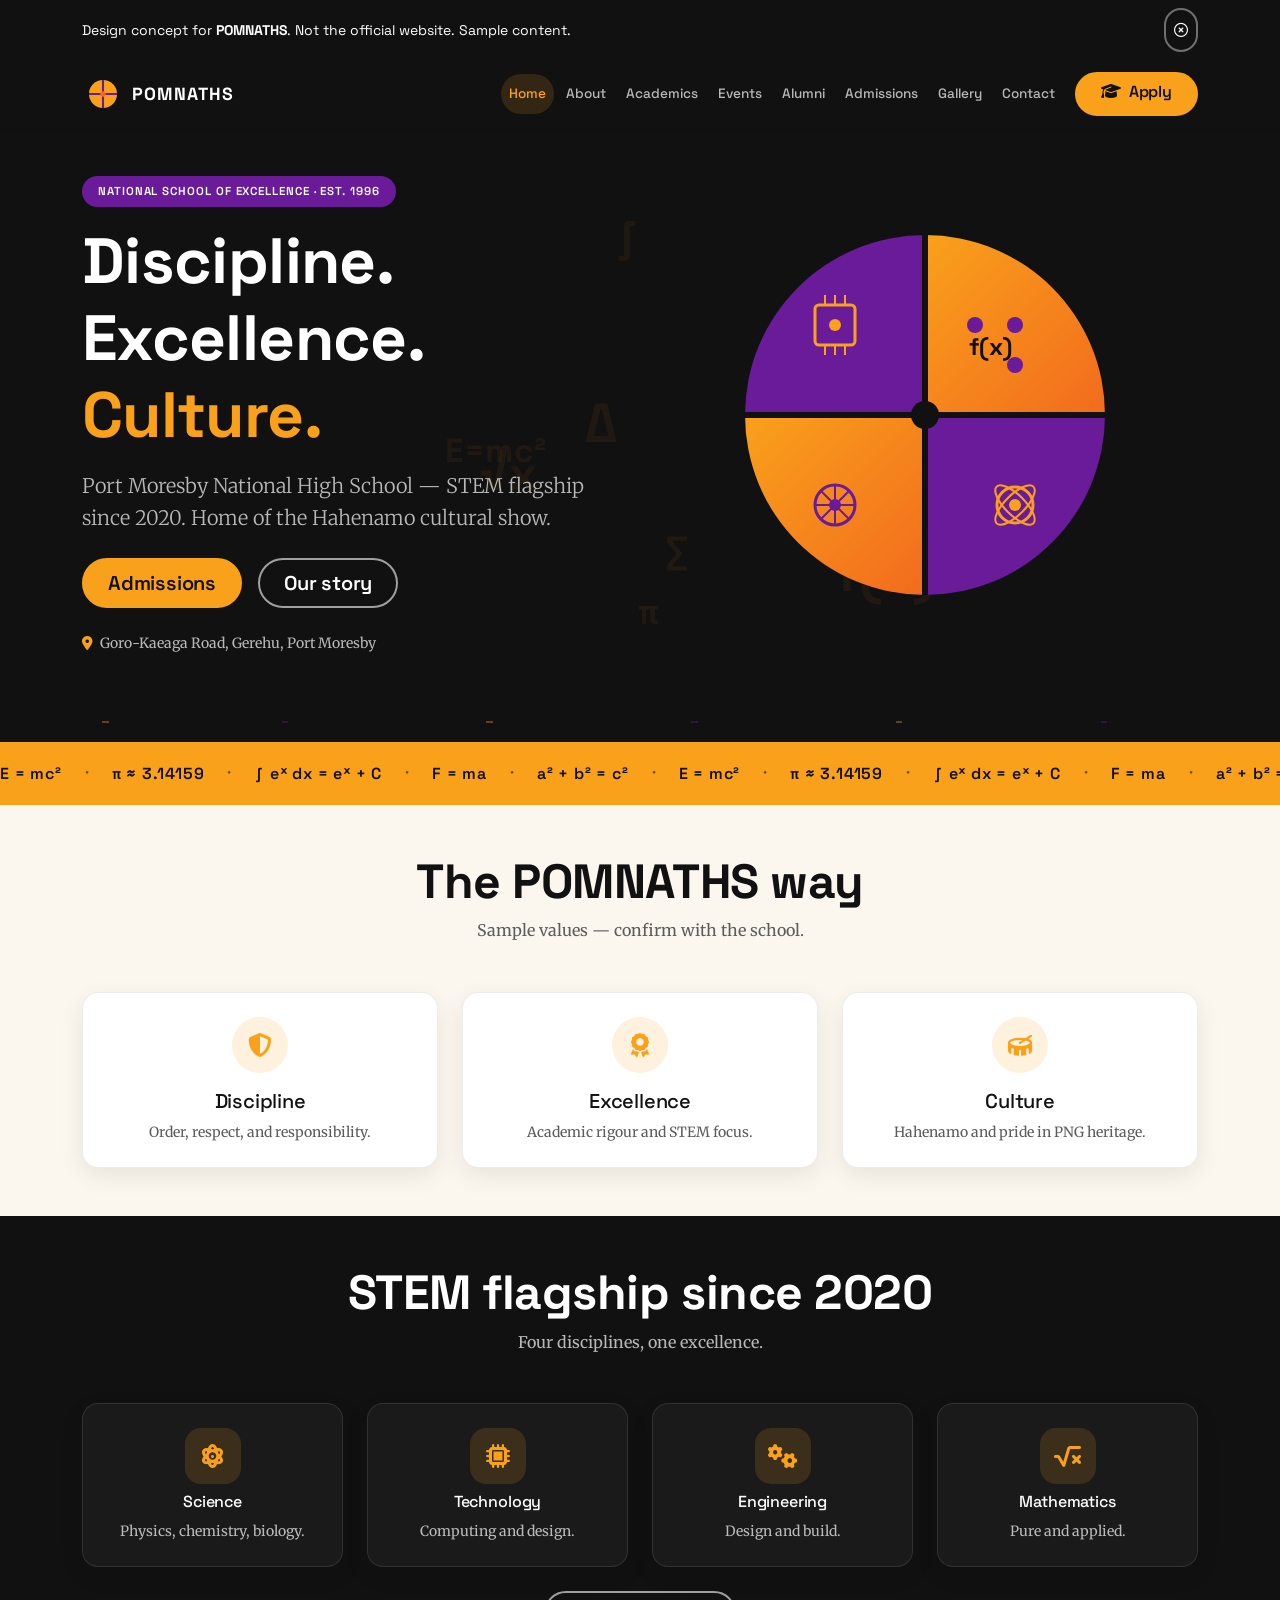
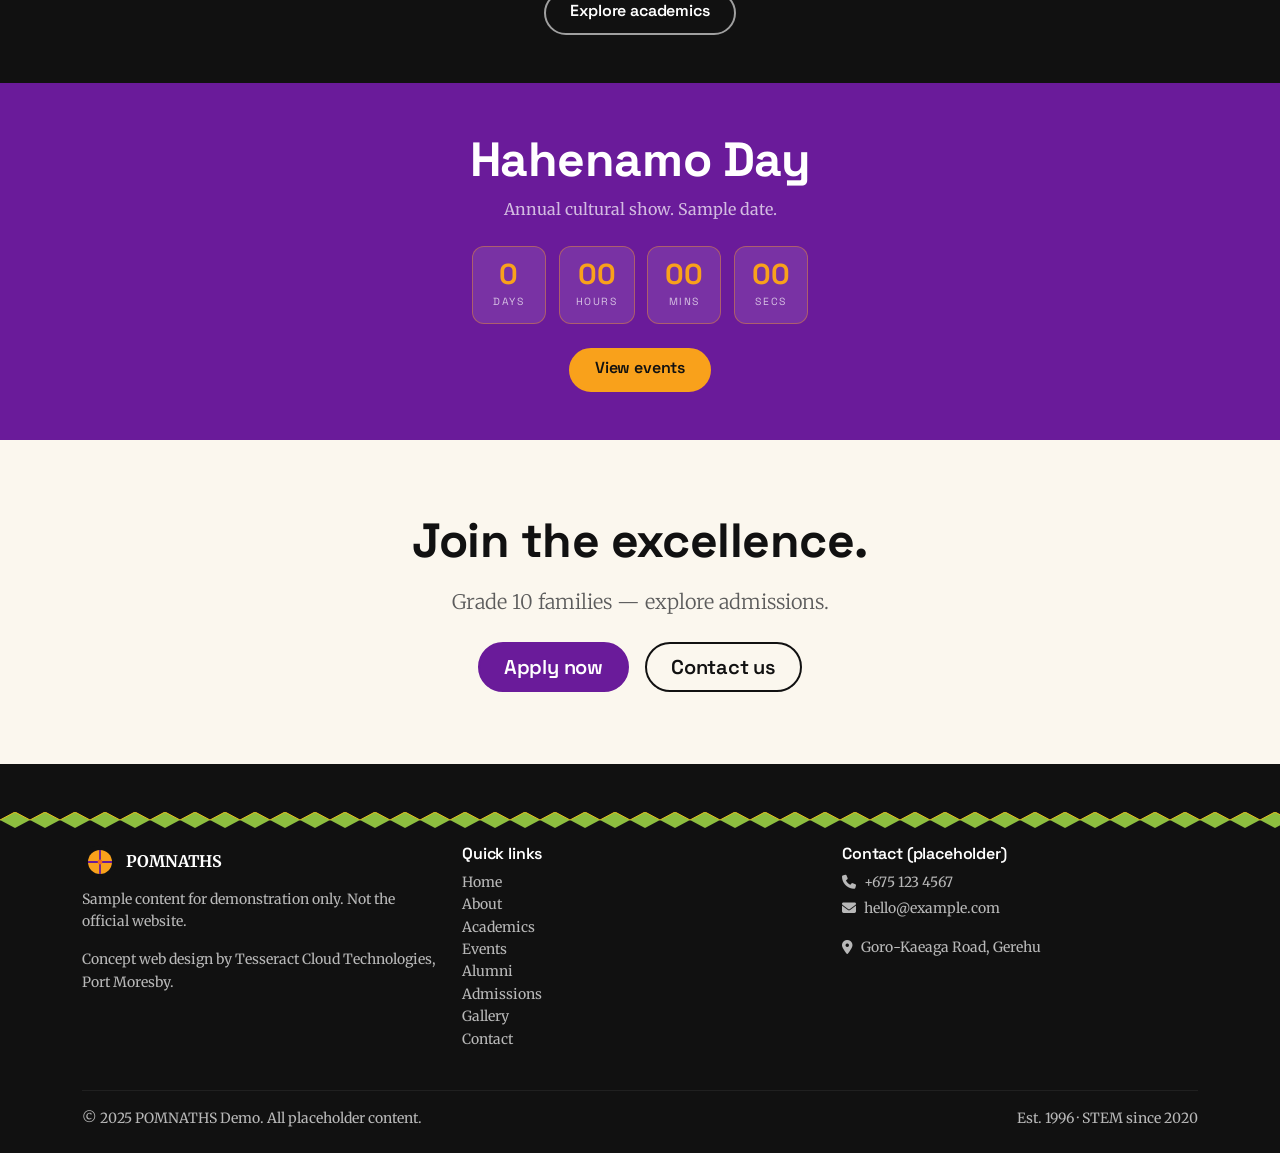
<file: index.html>
<!-- index.html -->
<!DOCTYPE html>
<html lang="en">
<head>
  <meta charset="UTF-8">
  <meta name="viewport" content="width=device-width, initial-scale=1.0">
  <title>POMNATHS | Port Moresby National School of Excellence</title>
  <meta name="description" content="Port Moresby National High School — the National School of Excellence. STEM flagship since 2020. Discipline, excellence and pride in culture.">
  <meta property="og:title" content="POMNATHS | National School of Excellence">
  <meta property="og:description" content="STEM flagship. Annual Hahenamo cultural show. Goro-Kaeaga Road, Gerehu.">
  <meta property="og:type" content="website">
  <meta property="og:url" content="https://example.com/pomnaths">
  <meta property="og:image" content="https://via.placeholder.com/1200x630?text=POMNATHS">
  <link rel="icon" href="data:image/svg+xml,%3Csvg xmlns='http://www.w3.org/2000/svg' viewBox='0 0 100 100'%3E%3Ccircle cx='50' cy='50' r='48' fill='%23111111'/%3E%3Ccircle cx='50' cy='50' r='32' fill='%23F9A11B'/%3E%3Cpath d='M50 18 L50 82 M18 50 L82 50' stroke='%236A1B9A' stroke-width='5'/%3E%3C/svg%3E">
  <link rel="preconnect" href="https://fonts.googleapis.com">
  <link rel="preconnect" href="https://fonts.gstatic.com" crossorigin>
  <link href="https://fonts.googleapis.com/css2?family=Space+Grotesk:wght@400;500;600;700&family=Merriweather:ital,wght@0,400;0,700;1,400&display=swap" rel="stylesheet">
  <link href="https://cdn.jsdelivr.net/npm/bootstrap@5.3.3/dist/css/bootstrap.min.css" rel="stylesheet">
  <link rel="stylesheet" href="https://cdnjs.cloudflare.com/ajax/libs/font-awesome/6.5.2/css/all.min.css">
  <link rel="stylesheet" href="style.css">
</head>
<body>
  <a class="skip-link" href="#main">Skip to content</a>

  <div class="demo-bar text-center py-2 px-3" id="demoBar">
    <div class="container d-flex align-items-center justify-content-between flex-wrap gap-2">
      <span class="small mb-0">Design concept for <strong>POMNATHS</strong>. Not the official website. Sample content.</span>
      <button class="btn btn-sm btn-outline-light rounded-pill" id="dismissDemoBar" aria-label="Dismiss demo bar"><i class="fa-regular fa-circle-xmark"></i></button>
    </div>
  </div>

  <nav class="navbar navbar-expand-lg navbar-dark sticky-top shadow-sm" aria-label="Main navigation">
    <div class="container">
      <a class="navbar-brand d-flex align-items-center gap-2" href="index.html">
        <span class="brand-disc" aria-hidden="true">
          <svg viewBox="0 0 60 60" width="42" height="42">
            <circle cx="30" cy="30" r="28" fill="#111111"/>
            <circle cx="30" cy="30" r="20" fill="#F9A11B"/>
            <path d="M30 10 L30 50 M10 30 L50 30" stroke="#6A1B9A" stroke-width="3"/>
            <circle cx="30" cy="30" r="4" fill="#F26B1D"/>
          </svg>
        </span>
        <span class="brand-text">POMNATHS</span>
      </a>
      <button class="navbar-toggler" type="button" data-bs-toggle="collapse" data-bs-target="#mainNav" aria-controls="mainNav" aria-expanded="false" aria-label="Toggle navigation">
        <span class="navbar-toggler-icon"></span>
      </button>
      <div class="collapse navbar-collapse" id="mainNav">
        <ul class="navbar-nav ms-auto mb-2 mb-lg-0 gap-lg-1 align-items-lg-center">
          <li class="nav-item"><a class="nav-link active" aria-current="page" href="index.html">Home</a></li>
          <li class="nav-item"><a class="nav-link" href="about.html">About</a></li>
          <li class="nav-item"><a class="nav-link" href="academics.html">Academics</a></li>
          <li class="nav-item"><a class="nav-link" href="events.html">Events</a></li>
          <li class="nav-item"><a class="nav-link" href="alumni.html">Alumni</a></li>
          <li class="nav-item"><a class="nav-link" href="admissions.html">Admissions</a></li>
          <li class="nav-item"><a class="nav-link" href="gallery.html">Gallery</a></li>
          <li class="nav-item"><a class="nav-link" href="contact.html">Contact</a></li>
          <li class="nav-item ms-lg-2 mt-2 mt-lg-0">
            <a class="btn btn-gold rounded-pill px-4" href="admissions.html">
              <i class="fa-solid fa-graduation-cap me-1"></i> Apply
            </a>
          </li>
        </ul>
      </div>
    </div>
  </nav>

  <main id="main">
    <!-- HERO -->
    <section class="hero position-relative overflow-hidden">
      <div class="formula-float" id="formulaFloat" aria-hidden="true"></div>
      <div class="container position-relative py-5">
        <div class="row align-items-center g-4">
          <div class="col-lg-6 text-center text-lg-start">
            <span class="badge-purple mb-3">National School of Excellence · Est. 1996</span>
            <h1 class="display-3 mb-3 text-white">Discipline. Excellence. <span class="text-gold">Culture.</span></h1>
            <p class="lead mb-4 text-light-muted">Port Moresby National High School — STEM flagship since 2020. Home of the Hahenamo cultural show.</p>
            <div class="d-flex flex-wrap gap-3 justify-content-center justify-content-lg-start">
              <a href="admissions.html" class="btn btn-gold btn-lg px-4 rounded-pill">Admissions</a>
              <a href="about.html" class="btn btn-outline-light btn-lg px-4 rounded-pill">Our story</a>
            </div>
            <p class="small text-light-muted mt-4 mb-0"><i class="fa-solid fa-location-dot me-1 text-gold"></i> Goro-Kaeaga Road, Gerehu, Port Moresby</p>
          </div>
          <div class="col-lg-6">
            <div class="sun-disc-wrap">
              <svg viewBox="0 0 400 400" class="sun-disc" role="img" aria-label="Sun disc split into four quadrants representing Science, Technology, Engineering and Mathematics">
                <defs>
                  <linearGradient id="sunGrad" x1="0" y1="0" x2="1" y2="1">
                    <stop offset="0%" stop-color="#F9A11B"/>
                    <stop offset="100%" stop-color="#F26B1D"/>
                  </linearGradient>
                </defs>
                <circle cx="200" cy="200" r="180" fill="#111111"/>
                <g class="quadrant q1">
                  <path d="M200 20 A180 180 0 0 1 380 200 L200 200 Z" fill="url(#sunGrad)"/>
                  <circle cx="290" cy="110" r="8" fill="#6A1B9A"/>
                  <circle cx="250" cy="110" r="8" fill="#6A1B9A"/>
                  <circle cx="290" cy="150" r="8" fill="#6A1B9A"/>
                  <text x="265" y="140" font-size="24" text-anchor="middle" fill="#111" font-family="Space Grotesk, sans-serif" font-weight="700">f(x)</text>
                </g>
                <g class="quadrant q2">
                  <path d="M380 200 A180 180 0 0 1 200 380 L200 200 Z" fill="#6A1B9A"/>
                  <circle cx="290" cy="290" r="18" fill="none" stroke="#F9A11B" stroke-width="3"/>
                  <circle cx="290" cy="290" r="6" fill="#F9A11B"/>
                  <ellipse cx="290" cy="290" rx="26" ry="10" fill="none" stroke="#F9A11B" stroke-width="2" transform="rotate(45 290 290)"/>
                  <ellipse cx="290" cy="290" rx="26" ry="10" fill="none" stroke="#F9A11B" stroke-width="2" transform="rotate(-45 290 290)"/>
                </g>
                <g class="quadrant q3">
                  <path d="M200 380 A180 180 0 0 1 20 200 L200 200 Z" fill="url(#sunGrad)"/>
                  <circle cx="110" cy="290" r="20" fill="none" stroke="#6A1B9A" stroke-width="3"/>
                  <circle cx="110" cy="290" r="6" fill="#6A1B9A"/>
                  <path d="M110 270 L110 310 M90 290 L130 290 M96 276 L124 304 M124 276 L96 304" stroke="#6A1B9A" stroke-width="2"/>
                </g>
                <g class="quadrant q4">
                  <path d="M20 200 A180 180 0 0 1 200 20 L200 200 Z" fill="#6A1B9A"/>
                  <rect x="90" y="90" width="40" height="40" rx="4" fill="none" stroke="#F9A11B" stroke-width="3"/>
                  <path d="M100 90 L100 80 M110 90 L110 80 M120 90 L120 80 M100 130 L100 140 M110 130 L110 140 M120 130 L120 140" stroke="#F9A11B" stroke-width="2"/>
                  <circle cx="110" cy="110" r="6" fill="#F9A11B"/>
                </g>
                <line x1="200" y1="20" x2="200" y2="380" stroke="#111" stroke-width="6"/>
                <line x1="20" y1="200" x2="380" y2="200" stroke="#111" stroke-width="6"/>
                <circle cx="200" cy="200" r="14" fill="#111"/>
              </svg>
            </div>
          </div>
        </div>
      </div>
      <div class="circuit-divider" aria-hidden="true"></div>
    </section>

    <!-- FORMULA MARQUEE -->
    <div class="formula-marquee overflow-hidden">
      <div class="formula-track d-flex gap-4 py-3">
        <span class="formula-item">E = mc²</span><span class="formula-dot">·</span>
        <span class="formula-item">π ≈ 3.14159</span><span class="formula-dot">·</span>
        <span class="formula-item">∫ eˣ dx = eˣ + C</span><span class="formula-dot">·</span>
        <span class="formula-item">F = ma</span><span class="formula-dot">·</span>
        <span class="formula-item">a² + b² = c²</span><span class="formula-dot">·</span>
        <span class="formula-item">E = mc²</span><span class="formula-dot">·</span>
        <span class="formula-item">π ≈ 3.14159</span><span class="formula-dot">·</span>
        <span class="formula-item">∫ eˣ dx = eˣ + C</span><span class="formula-dot">·</span>
        <span class="formula-item">F = ma</span><span class="formula-dot">·</span>
        <span class="formula-item">a² + b² = c²</span><span class="formula-dot">·</span>
      </div>
    </div>

    <!-- PILLARS -->
    <section class="py-5 section-cream">
      <div class="container">
        <div class="text-center mb-5">
          <h2 class="display-5">The POMNATHS way</h2>
          <p class="text-muted-soft">Sample values — confirm with the school.</p>
        </div>
        <div class="row g-4">
          <div class="col-md-4">
            <div class="pillar-card p-4 h-100 text-center">
              <div class="pillar-icon mb-3"><i class="fa-solid fa-shield-halved"></i></div>
              <h3 class="h5">Discipline</h3>
              <p class="text-muted-soft small mb-0">Order, respect, and responsibility.</p>
            </div>
          </div>
          <div class="col-md-4">
            <div class="pillar-card p-4 h-100 text-center">
              <div class="pillar-icon mb-3"><i class="fa-solid fa-award"></i></div>
              <h3 class="h5">Excellence</h3>
              <p class="text-muted-soft small mb-0">Academic rigour and STEM focus.</p>
            </div>
          </div>
          <div class="col-md-4">
            <div class="pillar-card p-4 h-100 text-center">
              <div class="pillar-icon mb-3"><i class="fa-solid fa-drum"></i></div>
              <h3 class="h5">Culture</h3>
              <p class="text-muted-soft small mb-0">Hahenamo and pride in PNG heritage.</p>
            </div>
          </div>
        </div>
      </div>
    </section>

    <!-- STEM QUADRANTS PREVIEW -->
    <section class="py-5 section-dark text-light">
      <div class="container">
        <div class="text-center mb-5">
          <h2 class="display-5 text-white">STEM flagship since 2020</h2>
          <p class="text-light-muted">Four disciplines, one excellence.</p>
        </div>
        <div class="row g-4">
          <div class="col-6 col-md-3">
            <div class="stem-card p-4 h-100 text-center">
              <div class="stem-icon mb-2"><i class="fa-solid fa-atom"></i></div>
              <h3 class="h6 text-white">Science</h3>
              <p class="small text-light-muted mb-0">Physics, chemistry, biology.</p>
            </div>
          </div>
          <div class="col-6 col-md-3">
            <div class="stem-card p-4 h-100 text-center">
              <div class="stem-icon mb-2"><i class="fa-solid fa-microchip"></i></div>
              <h3 class="h6 text-white">Technology</h3>
              <p class="small text-light-muted mb-0">Computing and design.</p>
            </div>
          </div>
          <div class="col-6 col-md-3">
            <div class="stem-card p-4 h-100 text-center">
              <div class="stem-icon mb-2"><i class="fa-solid fa-gears"></i></div>
              <h3 class="h6 text-white">Engineering</h3>
              <p class="small text-light-muted mb-0">Design and build.</p>
            </div>
          </div>
          <div class="col-6 col-md-3">
            <div class="stem-card p-4 h-100 text-center">
              <div class="stem-icon mb-2"><i class="fa-solid fa-square-root-variable"></i></div>
              <h3 class="h6 text-white">Mathematics</h3>
              <p class="small text-light-muted mb-0">Pure and applied.</p>
            </div>
          </div>
        </div>
        <div class="text-center mt-4">
          <a href="academics.html" class="btn btn-outline-light rounded-pill px-4">Explore academics</a>
        </div>
      </div>
    </section>

    <!-- HAHENAMO COUNTDOWN -->
    <section class="py-5 section-purple text-white text-center">
      <div class="container">
        <h2 class="display-5 text-white mb-2">Hahenamo Day</h2>
        <p class="text-light-muted mb-4">Annual cultural show. Sample date.</p>
        <div class="countdown-wrap mb-4">
          <div class="countdown-box"><span class="countdown-num" id="cdDays">0</span><span class="countdown-label">Days</span></div>
          <div class="countdown-box"><span class="countdown-num" id="cdHours">0</span><span class="countdown-label">Hours</span></div>
          <div class="countdown-box"><span class="countdown-num" id="cdMins">0</span><span class="countdown-label">Mins</span></div>
          <div class="countdown-box"><span class="countdown-num" id="cdSecs">0</span><span class="countdown-label">Secs</span></div>
        </div>
        <a href="events.html" class="btn btn-gold rounded-pill px-4">View events</a>
      </div>
    </section>

    <!-- CTA -->
    <section class="py-5 section-cream text-center">
      <div class="container py-4">
        <h2 class="display-5 mb-3">Join the excellence.</h2>
        <p class="lead text-muted-soft mb-4">Grade 10 families — explore admissions.</p>
        <div class="d-flex flex-wrap gap-3 justify-content-center">
          <a href="admissions.html" class="btn btn-purple btn-lg px-4 rounded-pill">Apply now</a>
          <a href="contact.html" class="btn btn-outline-dark btn-lg px-4 rounded-pill">Contact us</a>
        </div>
      </div>
    </section>
  </main>

  <footer class="footer section-dark text-light pt-5 pb-4">
    <div class="pattern-band" aria-hidden="true"></div>
    <div class="container">
      <div class="row g-4">
        <div class="col-md-4">
          <div class="d-flex align-items-center gap-2 mb-2">
            <svg viewBox="0 0 60 60" width="36" height="36"><circle cx="30" cy="30" r="28" fill="#111111"/><circle cx="30" cy="30" r="20" fill="#F9A11B"/><path d="M30 10 L30 50 M10 30 L50 30" stroke="#6A1B9A" stroke-width="3"/><circle cx="30" cy="30" r="4" fill="#F26B1D"/></svg>
            <span class="fw-bold text-white">POMNATHS</span>
          </div>
          <p class="small text-light-muted">Sample content for demonstration only. Not the official website.</p>
          <p class="small text-light-muted">Concept web design by Tesseract Cloud Technologies, Port Moresby.</p>
        </div>
        <div class="col-md-4">
          <h6 class="fw-semibold text-white">Quick links</h6>
          <ul class="list-unstyled small">
            <li><a href="index.html" class="text-light-muted text-decoration-none">Home</a></li>
            <li><a href="about.html" class="text-light-muted text-decoration-none">About</a></li>
            <li><a href="academics.html" class="text-light-muted text-decoration-none">Academics</a></li>
            <li><a href="events.html" class="text-light-muted text-decoration-none">Events</a></li>
            <li><a href="alumni.html" class="text-light-muted text-decoration-none">Alumni</a></li>
            <li><a href="admissions.html" class="text-light-muted text-decoration-none">Admissions</a></li>
            <li><a href="gallery.html" class="text-light-muted text-decoration-none">Gallery</a></li>
            <li><a href="contact.html" class="text-light-muted text-decoration-none">Contact</a></li>
          </ul>
        </div>
        <div class="col-md-4">
          <h6 class="fw-semibold text-white">Contact (placeholder)</h6>
          <p class="small text-light-muted mb-1"><i class="fa-solid fa-phone me-2"></i>+675 123 4567</p>
          <p class="small text-light-muted"><i class="fa-solid fa-envelope me-2"></i>hello@example.com</p>
          <p class="small text-light-muted"><i class="fa-solid fa-location-dot me-2"></i>Goro-Kaeaga Road, Gerehu</p>
        </div>
      </div>
      <hr class="border-light opacity-25 mt-4">
      <div class="d-flex flex-wrap justify-content-between align-items-center small text-light-muted">
        <span>© 2025 POMNATHS Demo. All placeholder content.</span>
        <span>Est. 1996 · STEM since 2020</span>
      </div>
    </div>
  </footer>

  <div class="mobile-action-bar d-block d-sm-none fixed-bottom bg-white border-top shadow-sm py-2">
    <div class="container d-flex justify-content-around">
      <a href="admissions.html" class="btn btn-gold rounded-pill px-3 py-2" aria-label="Apply"><i class="fa-solid fa-graduation-cap me-1"></i> Apply</a>
      <a href="https://wa.me/67512345678?text=Hello%20POMNATHS%20demo" class="btn btn-success rounded-pill px-3 py-2" aria-label="WhatsApp us"><i class="fa-brands fa-whatsapp me-1"></i> WhatsApp</a>
    </div>
  </div>

  <script src="https://cdn.jsdelivr.net/npm/bootstrap@5.3.3/dist/js/bootstrap.bundle.min.js"></script>
  <script src="main.js"></script>
</body>
</html>
</file>
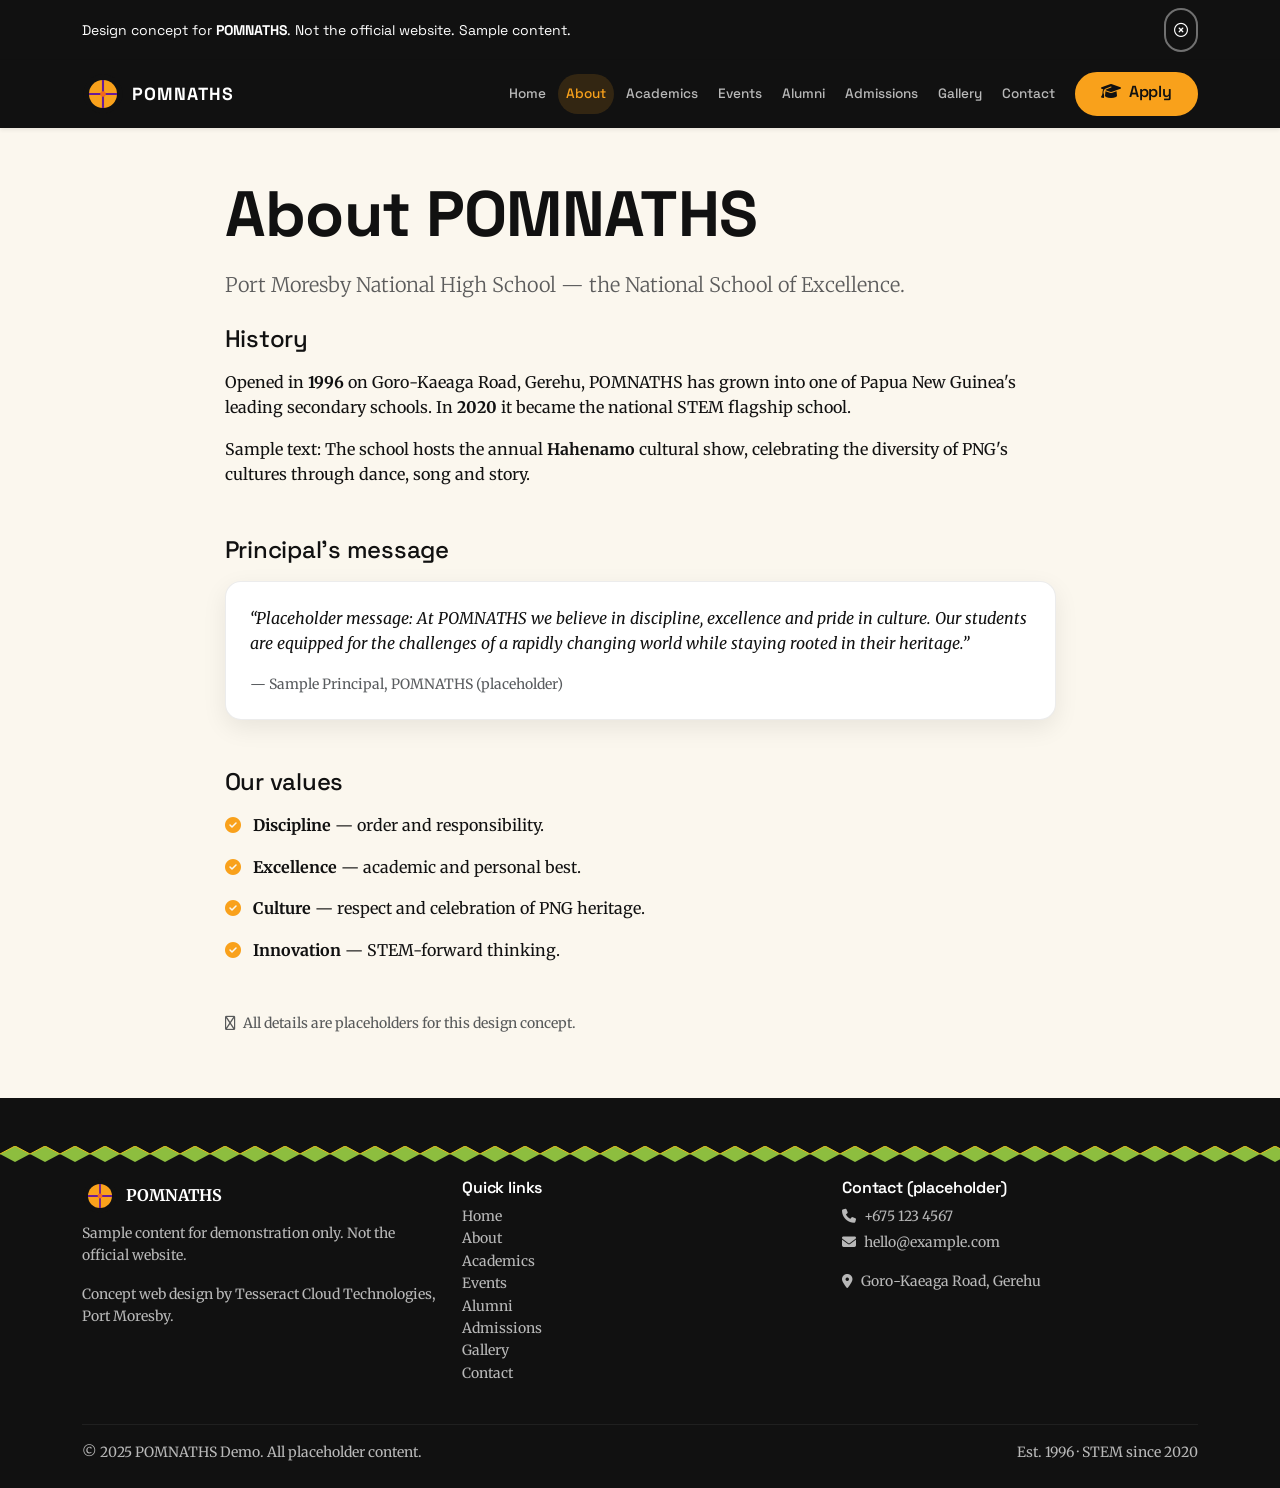
<file: about.html>
<!-- about.html -->
<!DOCTYPE html>
<html lang="en">
<head>
  <meta charset="UTF-8">
  <meta name="viewport" content="width=device-width, initial-scale=1.0">
  <title>About | POMNATHS</title>
  <meta name="description" content="History, principal's message, and values of Port Moresby National High School — the National School of Excellence.">
  <meta property="og:title" content="About – POMNATHS">
  <meta property="og:description" content="History, values, and leadership of POMNATHS.">
  <meta property="og:type" content="website">
  <meta property="og:url" content="https://example.com/pomnaths/about">
  <meta property="og:image" content="https://via.placeholder.com/1200x630?text=About">
  <link rel="icon" href="data:image/svg+xml,%3Csvg xmlns='http://www.w3.org/2000/svg' viewBox='0 0 100 100'%3E%3Ccircle cx='50' cy='50' r='48' fill='%23111111'/%3E%3Ccircle cx='50' cy='50' r='32' fill='%23F9A11B'/%3E%3Cpath d='M50 18 L50 82 M18 50 L82 50' stroke='%236A1B9A' stroke-width='5'/%3E%3C/svg%3E">
  <link rel="preconnect" href="https://fonts.googleapis.com">
  <link rel="preconnect" href="https://fonts.gstatic.com" crossorigin>
  <link href="https://fonts.googleapis.com/css2?family=Space+Grotesk:wght@400;500;600;700&family=Merriweather:ital,wght@0,400;0,700;1,400&display=swap" rel="stylesheet">
  <link href="https://cdn.jsdelivr.net/npm/bootstrap@5.3.3/dist/css/bootstrap.min.css" rel="stylesheet">
  <link rel="stylesheet" href="https://cdnjs.cloudflare.com/ajax/libs/font-awesome/6.5.2/css/all.min.css">
  <link rel="stylesheet" href="style.css">
</head>
<body>
  <a class="skip-link" href="#main">Skip to content</a>

  <div class="demo-bar text-center py-2 px-3" id="demoBar">
    <div class="container d-flex align-items-center justify-content-between flex-wrap gap-2">
      <span class="small mb-0">Design concept for <strong>POMNATHS</strong>. Not the official website. Sample content.</span>
      <button class="btn btn-sm btn-outline-light rounded-pill" id="dismissDemoBar" aria-label="Dismiss demo bar"><i class="fa-regular fa-circle-xmark"></i></button>
    </div>
  </div>

  <nav class="navbar navbar-expand-lg navbar-dark sticky-top shadow-sm" aria-label="Main navigation">
    <div class="container">
      <a class="navbar-brand d-flex align-items-center gap-2" href="index.html">
        <span class="brand-disc" aria-hidden="true"><svg viewBox="0 0 60 60" width="42" height="42"><circle cx="30" cy="30" r="28" fill="#111111"/><circle cx="30" cy="30" r="20" fill="#F9A11B"/><path d="M30 10 L30 50 M10 30 L50 30" stroke="#6A1B9A" stroke-width="3"/><circle cx="30" cy="30" r="4" fill="#F26B1D"/></svg></span>
        <span class="brand-text">POMNATHS</span>
      </a>
      <button class="navbar-toggler" type="button" data-bs-toggle="collapse" data-bs-target="#mainNav" aria-controls="mainNav" aria-expanded="false" aria-label="Toggle navigation"><span class="navbar-toggler-icon"></span></button>
      <div class="collapse navbar-collapse" id="mainNav">
        <ul class="navbar-nav ms-auto mb-2 mb-lg-0 gap-lg-1 align-items-lg-center">
          <li class="nav-item"><a class="nav-link" href="index.html">Home</a></li>
          <li class="nav-item"><a class="nav-link active" aria-current="page" href="about.html">About</a></li>
          <li class="nav-item"><a class="nav-link" href="academics.html">Academics</a></li>
          <li class="nav-item"><a class="nav-link" href="events.html">Events</a></li>
          <li class="nav-item"><a class="nav-link" href="alumni.html">Alumni</a></li>
          <li class="nav-item"><a class="nav-link" href="admissions.html">Admissions</a></li>
          <li class="nav-item"><a class="nav-link" href="gallery.html">Gallery</a></li>
          <li class="nav-item"><a class="nav-link" href="contact.html">Contact</a></li>
          <li class="nav-item ms-lg-2 mt-2 mt-lg-0"><a class="btn btn-gold rounded-pill px-4" href="admissions.html"><i class="fa-solid fa-graduation-cap me-1"></i> Apply</a></li>
        </ul>
      </div>
    </div>
  </nav>

  <main id="main">
    <section class="py-5 section-cream">
      <div class="container">
        <div class="row justify-content-center">
          <div class="col-lg-9">
            <h1 class="display-3 mb-3">About POMNATHS</h1>
            <p class="lead text-muted-soft mb-4">Port Moresby National High School — the National School of Excellence.</p>

            <div class="about-section mb-5">
              <h2 class="h4 mb-3">History</h2>
              <p>Opened in <strong>1996</strong> on Goro-Kaeaga Road, Gerehu, POMNATHS has grown into one of Papua New Guinea's leading secondary schools. In <strong>2020</strong> it became the national STEM flagship school.</p>
              <p>Sample text: The school hosts the annual <strong>Hahenamo</strong> cultural show, celebrating the diversity of PNG's cultures through dance, song and story.</p>
            </div>

            <div class="about-section mb-5">
              <h2 class="h4 mb-3">Principal's message</h2>
              <div class="principal-card p-4 rounded-4 bg-white">
                <p class="fst-italic mb-3">“Placeholder message: At POMNATHS we believe in discipline, excellence and pride in culture. Our students are equipped for the challenges of a rapidly changing world while staying rooted in their heritage.”</p>
                <p class="small text-muted mb-0">— Sample Principal, POMNATHS (placeholder)</p>
              </div>
            </div>

            <div class="about-section mb-5">
              <h2 class="h4 mb-3">Our values</h2>
              <ul class="list-unstyled">
                <li class="mb-3"><i class="fa-solid fa-circle-check text-gold me-2"></i> <strong>Discipline</strong> — order and responsibility.</li>
                <li class="mb-3"><i class="fa-solid fa-circle-check text-gold me-2"></i> <strong>Excellence</strong> — academic and personal best.</li>
                <li class="mb-3"><i class="fa-solid fa-circle-check text-gold me-2"></i> <strong>Culture</strong> — respect and celebration of PNG heritage.</li>
                <li class="mb-3"><i class="fa-solid fa-circle-check text-gold me-2"></i> <strong>Innovation</strong> — STEM-forward thinking.</li>
              </ul>
            </div>

            <p class="small text-muted"><i class="fa-regular fa-circle-info me-1"></i> All details are placeholders for this design concept.</p>
          </div>
        </div>
      </div>
    </section>
  </main>

  <footer class="footer section-dark text-light pt-5 pb-4">
    <div class="pattern-band" aria-hidden="true"></div>
    <div class="container">
      <div class="row g-4">
        <div class="col-md-4">
          <div class="d-flex align-items-center gap-2 mb-2">
            <svg viewBox="0 0 60 60" width="36" height="36"><circle cx="30" cy="30" r="28" fill="#111111"/><circle cx="30" cy="30" r="20" fill="#F9A11B"/><path d="M30 10 L30 50 M10 30 L50 30" stroke="#6A1B9A" stroke-width="3"/><circle cx="30" cy="30" r="4" fill="#F26B1D"/></svg>
            <span class="fw-bold text-white">POMNATHS</span>
          </div>
          <p class="small text-light-muted">Sample content for demonstration only. Not the official website.</p>
          <p class="small text-light-muted">Concept web design by Tesseract Cloud Technologies, Port Moresby.</p>
        </div>
        <div class="col-md-4">
          <h6 class="fw-semibold text-white">Quick links</h6>
          <ul class="list-unstyled small">
            <li><a href="index.html" class="text-light-muted text-decoration-none">Home</a></li>
            <li><a href="about.html" class="text-light-muted text-decoration-none">About</a></li>
            <li><a href="academics.html" class="text-light-muted text-decoration-none">Academics</a></li>
            <li><a href="events.html" class="text-light-muted text-decoration-none">Events</a></li>
            <li><a href="alumni.html" class="text-light-muted text-decoration-none">Alumni</a></li>
            <li><a href="admissions.html" class="text-light-muted text-decoration-none">Admissions</a></li>
            <li><a href="gallery.html" class="text-light-muted text-decoration-none">Gallery</a></li>
            <li><a href="contact.html" class="text-light-muted text-decoration-none">Contact</a></li>
          </ul>
        </div>
        <div class="col-md-4">
          <h6 class="fw-semibold text-white">Contact (placeholder)</h6>
          <p class="small text-light-muted mb-1"><i class="fa-solid fa-phone me-2"></i>+675 123 4567</p>
          <p class="small text-light-muted"><i class="fa-solid fa-envelope me-2"></i>hello@example.com</p>
          <p class="small text-light-muted"><i class="fa-solid fa-location-dot me-2"></i>Goro-Kaeaga Road, Gerehu</p>
        </div>
      </div>
      <hr class="border-light opacity-25 mt-4">
      <div class="d-flex flex-wrap justify-content-between align-items-center small text-light-muted">
        <span>© 2025 POMNATHS Demo. All placeholder content.</span>
        <span>Est. 1996 · STEM since 2020</span>
      </div>
    </div>
  </footer>

  <div class="mobile-action-bar d-block d-sm-none fixed-bottom bg-white border-top shadow-sm py-2">
    <div class="container d-flex justify-content-around">
      <a href="admissions.html" class="btn btn-gold rounded-pill px-3 py-2" aria-label="Apply"><i class="fa-solid fa-graduation-cap me-1"></i> Apply</a>
      <a href="https://wa.me/67512345678?text=Hello%20POMNATHS%20demo" class="btn btn-success rounded-pill px-3 py-2" aria-label="WhatsApp us"><i class="fa-brands fa-whatsapp me-1"></i> WhatsApp</a>
    </div>
  </div>

  <script src="https://cdn.jsdelivr.net/npm/bootstrap@5.3.3/dist/js/bootstrap.bundle.min.js"></script>
  <script src="main.js"></script>
</body>
</html>
</file>
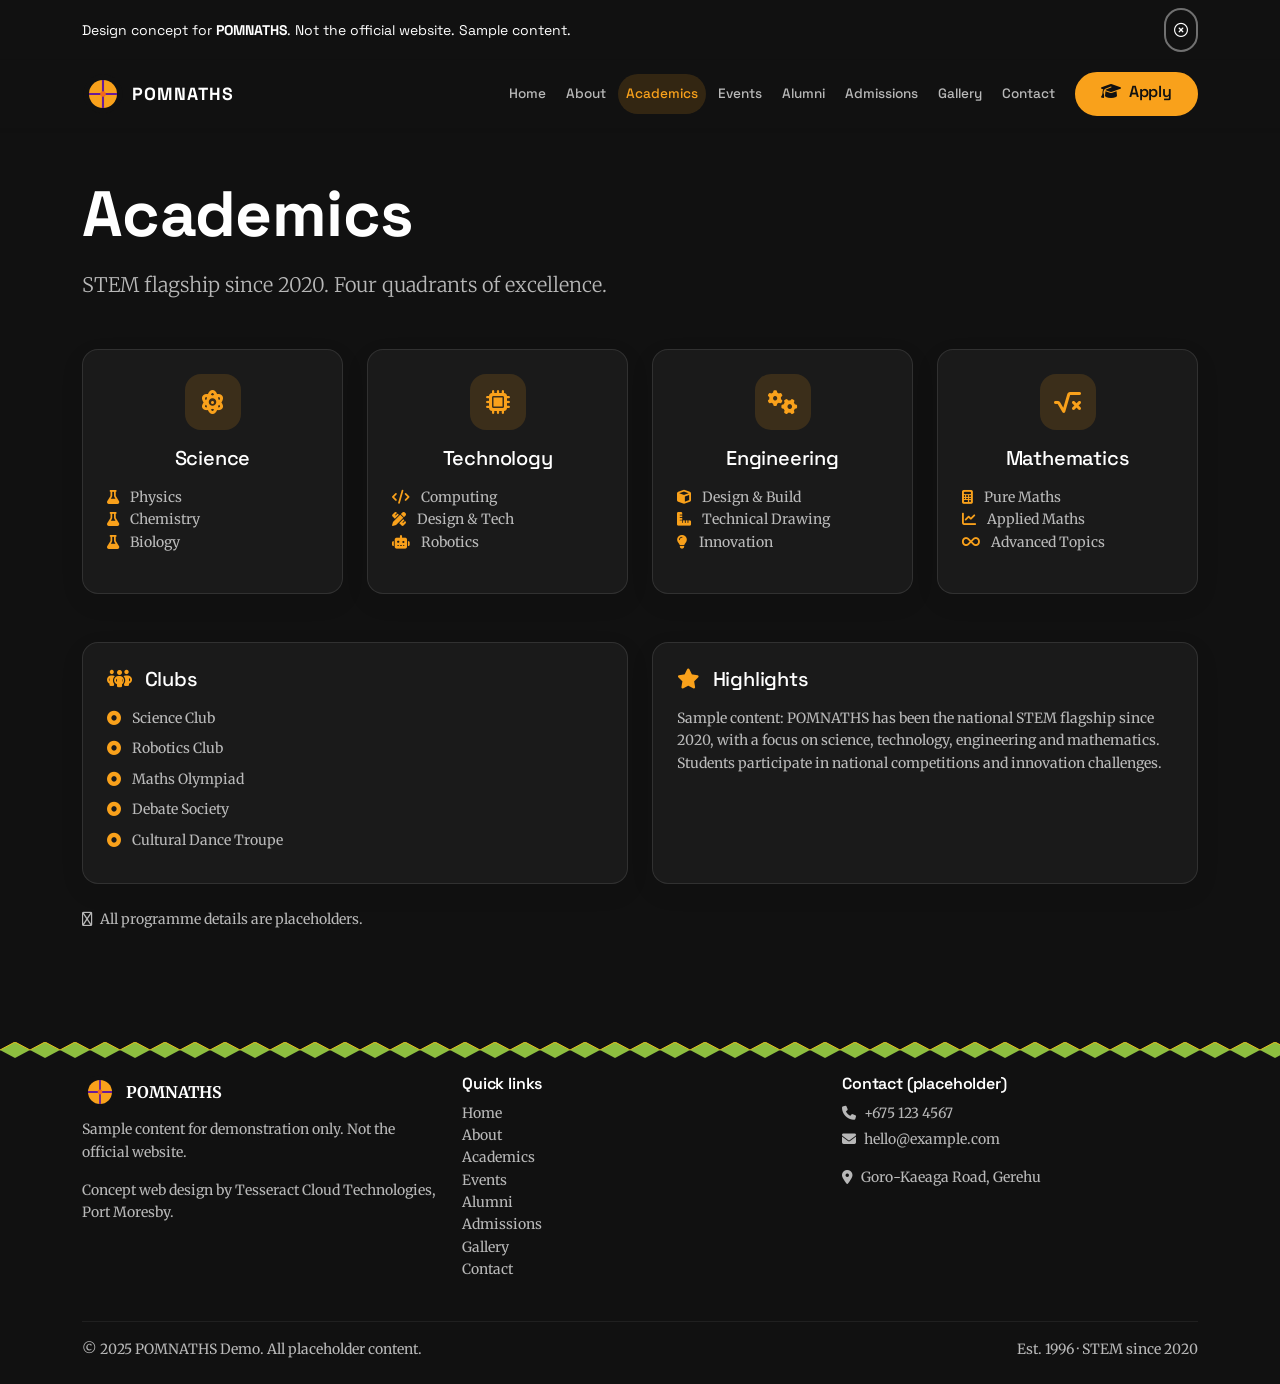
<file: academics.html>
<!-- academics.html -->
<!DOCTYPE html>
<html lang="en">
<head>
  <meta charset="UTF-8">
  <meta name="viewport" content="width=device-width, initial-scale=1.0">
  <title>Academics | POMNATHS</title>
  <meta name="description" content="Four STEM quadrants, subject lists, and clubs at POMNATHS — the National School of Excellence.">
  <meta property="og:title" content="Academics – POMNATHS">
  <meta property="og:description" content="Science, Technology, Engineering and Mathematics at POMNATHS.">
  <meta property="og:type" content="website">
  <meta property="og:url" content="https://example.com/pomnaths/academics">
  <meta property="og:image" content="https://via.placeholder.com/1200x630?text=Academics">
  <link rel="icon" href="data:image/svg+xml,%3Csvg xmlns='http://www.w3.org/2000/svg' viewBox='0 0 100 100'%3E%3Ccircle cx='50' cy='50' r='48' fill='%23111111'/%3E%3Ccircle cx='50' cy='50' r='32' fill='%23F9A11B'/%3E%3Cpath d='M50 18 L50 82 M18 50 L82 50' stroke='%236A1B9A' stroke-width='5'/%3E%3C/svg%3E">
  <link rel="preconnect" href="https://fonts.googleapis.com">
  <link rel="preconnect" href="https://fonts.gstatic.com" crossorigin>
  <link href="https://fonts.googleapis.com/css2?family=Space+Grotesk:wght@400;500;600;700&family=Merriweather:ital,wght@0,400;0,700;1,400&display=swap" rel="stylesheet">
  <link href="https://cdn.jsdelivr.net/npm/bootstrap@5.3.3/dist/css/bootstrap.min.css" rel="stylesheet">
  <link rel="stylesheet" href="https://cdnjs.cloudflare.com/ajax/libs/font-awesome/6.5.2/css/all.min.css">
  <link rel="stylesheet" href="style.css">
</head>
<body>
  <a class="skip-link" href="#main">Skip to content</a>

  <div class="demo-bar text-center py-2 px-3" id="demoBar">
    <div class="container d-flex align-items-center justify-content-between flex-wrap gap-2">
      <span class="small mb-0">Design concept for <strong>POMNATHS</strong>. Not the official website. Sample content.</span>
      <button class="btn btn-sm btn-outline-light rounded-pill" id="dismissDemoBar" aria-label="Dismiss demo bar"><i class="fa-regular fa-circle-xmark"></i></button>
    </div>
  </div>

  <nav class="navbar navbar-expand-lg navbar-dark sticky-top shadow-sm" aria-label="Main navigation">
    <div class="container">
      <a class="navbar-brand d-flex align-items-center gap-2" href="index.html">
        <span class="brand-disc" aria-hidden="true"><svg viewBox="0 0 60 60" width="42" height="42"><circle cx="30" cy="30" r="28" fill="#111111"/><circle cx="30" cy="30" r="20" fill="#F9A11B"/><path d="M30 10 L30 50 M10 30 L50 30" stroke="#6A1B9A" stroke-width="3"/><circle cx="30" cy="30" r="4" fill="#F26B1D"/></svg></span>
        <span class="brand-text">POMNATHS</span>
      </a>
      <button class="navbar-toggler" type="button" data-bs-toggle="collapse" data-bs-target="#mainNav" aria-controls="mainNav" aria-expanded="false" aria-label="Toggle navigation"><span class="navbar-toggler-icon"></span></button>
      <div class="collapse navbar-collapse" id="mainNav">
        <ul class="navbar-nav ms-auto mb-2 mb-lg-0 gap-lg-1 align-items-lg-center">
          <li class="nav-item"><a class="nav-link" href="index.html">Home</a></li>
          <li class="nav-item"><a class="nav-link" href="about.html">About</a></li>
          <li class="nav-item"><a class="nav-link active" aria-current="page" href="academics.html">Academics</a></li>
          <li class="nav-item"><a class="nav-link" href="events.html">Events</a></li>
          <li class="nav-item"><a class="nav-link" href="alumni.html">Alumni</a></li>
          <li class="nav-item"><a class="nav-link" href="admissions.html">Admissions</a></li>
          <li class="nav-item"><a class="nav-link" href="gallery.html">Gallery</a></li>
          <li class="nav-item"><a class="nav-link" href="contact.html">Contact</a></li>
          <li class="nav-item ms-lg-2 mt-2 mt-lg-0"><a class="btn btn-gold rounded-pill px-4" href="admissions.html"><i class="fa-solid fa-graduation-cap me-1"></i> Apply</a></li>
        </ul>
      </div>
    </div>
  </nav>

  <main id="main">
    <section class="py-5 section-dark text-light">
      <div class="container">
        <h1 class="display-3 text-white mb-3">Academics</h1>
        <p class="lead text-light-muted mb-5">STEM flagship since 2020. Four quadrants of excellence.</p>

        <div class="row g-4 mb-5">
          <div class="col-md-6 col-lg-3">
            <div class="stem-card p-4 h-100 text-center">
              <div class="stem-icon mb-3"><i class="fa-solid fa-atom"></i></div>
              <h2 class="h5 text-white">Science</h2>
              <ul class="list-unstyled small text-light-muted text-start mt-3">
                <li><i class="fa-solid fa-flask me-2 text-gold"></i> Physics</li>
                <li><i class="fa-solid fa-flask me-2 text-gold"></i> Chemistry</li>
                <li><i class="fa-solid fa-flask me-2 text-gold"></i> Biology</li>
              </ul>
            </div>
          </div>
          <div class="col-md-6 col-lg-3">
            <div class="stem-card p-4 h-100 text-center">
              <div class="stem-icon mb-3"><i class="fa-solid fa-microchip"></i></div>
              <h2 class="h5 text-white">Technology</h2>
              <ul class="list-unstyled small text-light-muted text-start mt-3">
                <li><i class="fa-solid fa-code me-2 text-gold"></i> Computing</li>
                <li><i class="fa-solid fa-pen-ruler me-2 text-gold"></i> Design & Tech</li>
                <li><i class="fa-solid fa-robot me-2 text-gold"></i> Robotics</li>
              </ul>
            </div>
          </div>
          <div class="col-md-6 col-lg-3">
            <div class="stem-card p-4 h-100 text-center">
              <div class="stem-icon mb-3"><i class="fa-solid fa-gears"></i></div>
              <h2 class="h5 text-white">Engineering</h2>
              <ul class="list-unstyled small text-light-muted text-start mt-3">
                <li><i class="fa-solid fa-cube me-2 text-gold"></i> Design & Build</li>
                <li><i class="fa-solid fa-ruler-combined me-2 text-gold"></i> Technical Drawing</li>
                <li><i class="fa-solid fa-lightbulb me-2 text-gold"></i> Innovation</li>
              </ul>
            </div>
          </div>
          <div class="col-md-6 col-lg-3">
            <div class="stem-card p-4 h-100 text-center">
              <div class="stem-icon mb-3"><i class="fa-solid fa-square-root-variable"></i></div>
              <h2 class="h5 text-white">Mathematics</h2>
              <ul class="list-unstyled small text-light-muted text-start mt-3">
                <li><i class="fa-solid fa-calculator me-2 text-gold"></i> Pure Maths</li>
                <li><i class="fa-solid fa-chart-line me-2 text-gold"></i> Applied Maths</li>
                <li><i class="fa-solid fa-infinity me-2 text-gold"></i> Advanced Topics</li>
              </ul>
            </div>
          </div>
        </div>

        <div class="row g-4">
          <div class="col-md-6">
            <div class="academic-card p-4 h-100">
              <h2 class="h5 text-white mb-3"><i class="fa-solid fa-people-group me-2 text-gold"></i> Clubs</h2>
              <ul class="list-unstyled small text-light-muted mb-0">
                <li class="mb-2"><i class="fa-solid fa-circle-dot me-2 text-gold"></i> Science Club</li>
                <li class="mb-2"><i class="fa-solid fa-circle-dot me-2 text-gold"></i> Robotics Club</li>
                <li class="mb-2"><i class="fa-solid fa-circle-dot me-2 text-gold"></i> Maths Olympiad</li>
                <li class="mb-2"><i class="fa-solid fa-circle-dot me-2 text-gold"></i> Debate Society</li>
                <li class="mb-2"><i class="fa-solid fa-circle-dot me-2 text-gold"></i> Cultural Dance Troupe</li>
              </ul>
            </div>
          </div>
          <div class="col-md-6">
            <div class="academic-card p-4 h-100">
              <h2 class="h5 text-white mb-3"><i class="fa-solid fa-star me-2 text-gold"></i> Highlights</h2>
              <p class="text-light-muted small mb-0">Sample content: POMNATHS has been the national STEM flagship since 2020, with a focus on science, technology, engineering and mathematics. Students participate in national competitions and innovation challenges.</p>
            </div>
          </div>
        </div>
        <p class="small text-light-muted mt-4"><i class="fa-regular fa-circle-info me-1"></i> All programme details are placeholders.</p>
      </div>
    </section>
  </main>

  <footer class="footer section-dark text-light pt-5 pb-4">
    <div class="pattern-band" aria-hidden="true"></div>
    <div class="container">
      <div class="row g-4">
        <div class="col-md-4">
          <div class="d-flex align-items-center gap-2 mb-2">
            <svg viewBox="0 0 60 60" width="36" height="36"><circle cx="30" cy="30" r="28" fill="#111111"/><circle cx="30" cy="30" r="20" fill="#F9A11B"/><path d="M30 10 L30 50 M10 30 L50 30" stroke="#6A1B9A" stroke-width="3"/><circle cx="30" cy="30" r="4" fill="#F26B1D"/></svg>
            <span class="fw-bold text-white">POMNATHS</span>
          </div>
          <p class="small text-light-muted">Sample content for demonstration only. Not the official website.</p>
          <p class="small text-light-muted">Concept web design by Tesseract Cloud Technologies, Port Moresby.</p>
        </div>
        <div class="col-md-4">
          <h6 class="fw-semibold text-white">Quick links</h6>
          <ul class="list-unstyled small">
            <li><a href="index.html" class="text-light-muted text-decoration-none">Home</a></li>
            <li><a href="about.html" class="text-light-muted text-decoration-none">About</a></li>
            <li><a href="academics.html" class="text-light-muted text-decoration-none">Academics</a></li>
            <li><a href="events.html" class="text-light-muted text-decoration-none">Events</a></li>
            <li><a href="alumni.html" class="text-light-muted text-decoration-none">Alumni</a></li>
            <li><a href="admissions.html" class="text-light-muted text-decoration-none">Admissions</a></li>
            <li><a href="gallery.html" class="text-light-muted text-decoration-none">Gallery</a></li>
            <li><a href="contact.html" class="text-light-muted text-decoration-none">Contact</a></li>
          </ul>
        </div>
        <div class="col-md-4">
          <h6 class="fw-semibold text-white">Contact (placeholder)</h6>
          <p class="small text-light-muted mb-1"><i class="fa-solid fa-phone me-2"></i>+675 123 4567</p>
          <p class="small text-light-muted"><i class="fa-solid fa-envelope me-2"></i>hello@example.com</p>
          <p class="small text-light-muted"><i class="fa-solid fa-location-dot me-2"></i>Goro-Kaeaga Road, Gerehu</p>
        </div>
      </div>
      <hr class="border-light opacity-25 mt-4">
      <div class="d-flex flex-wrap justify-content-between align-items-center small text-light-muted">
        <span>© 2025 POMNATHS Demo. All placeholder content.</span>
        <span>Est. 1996 · STEM since 2020</span>
      </div>
    </div>
  </footer>

  <div class="mobile-action-bar d-block d-sm-none fixed-bottom bg-white border-top shadow-sm py-2">
    <div class="container d-flex justify-content-around">
      <a href="admissions.html" class="btn btn-gold rounded-pill px-3 py-2" aria-label="Apply"><i class="fa-solid fa-graduation-cap me-1"></i> Apply</a>
      <a href="https://wa.me/67512345678?text=Hello%20POMNATHS%20demo" class="btn btn-success rounded-pill px-3 py-2" aria-label="WhatsApp us"><i class="fa-brands fa-whatsapp me-1"></i> WhatsApp</a>
    </div>
  </div>

  <script src="https://cdn.jsdelivr.net/npm/bootstrap@5.3.3/dist/js/bootstrap.bundle.min.js"></script>
  <script src="main.js"></script>
</body>
</html>
</file>
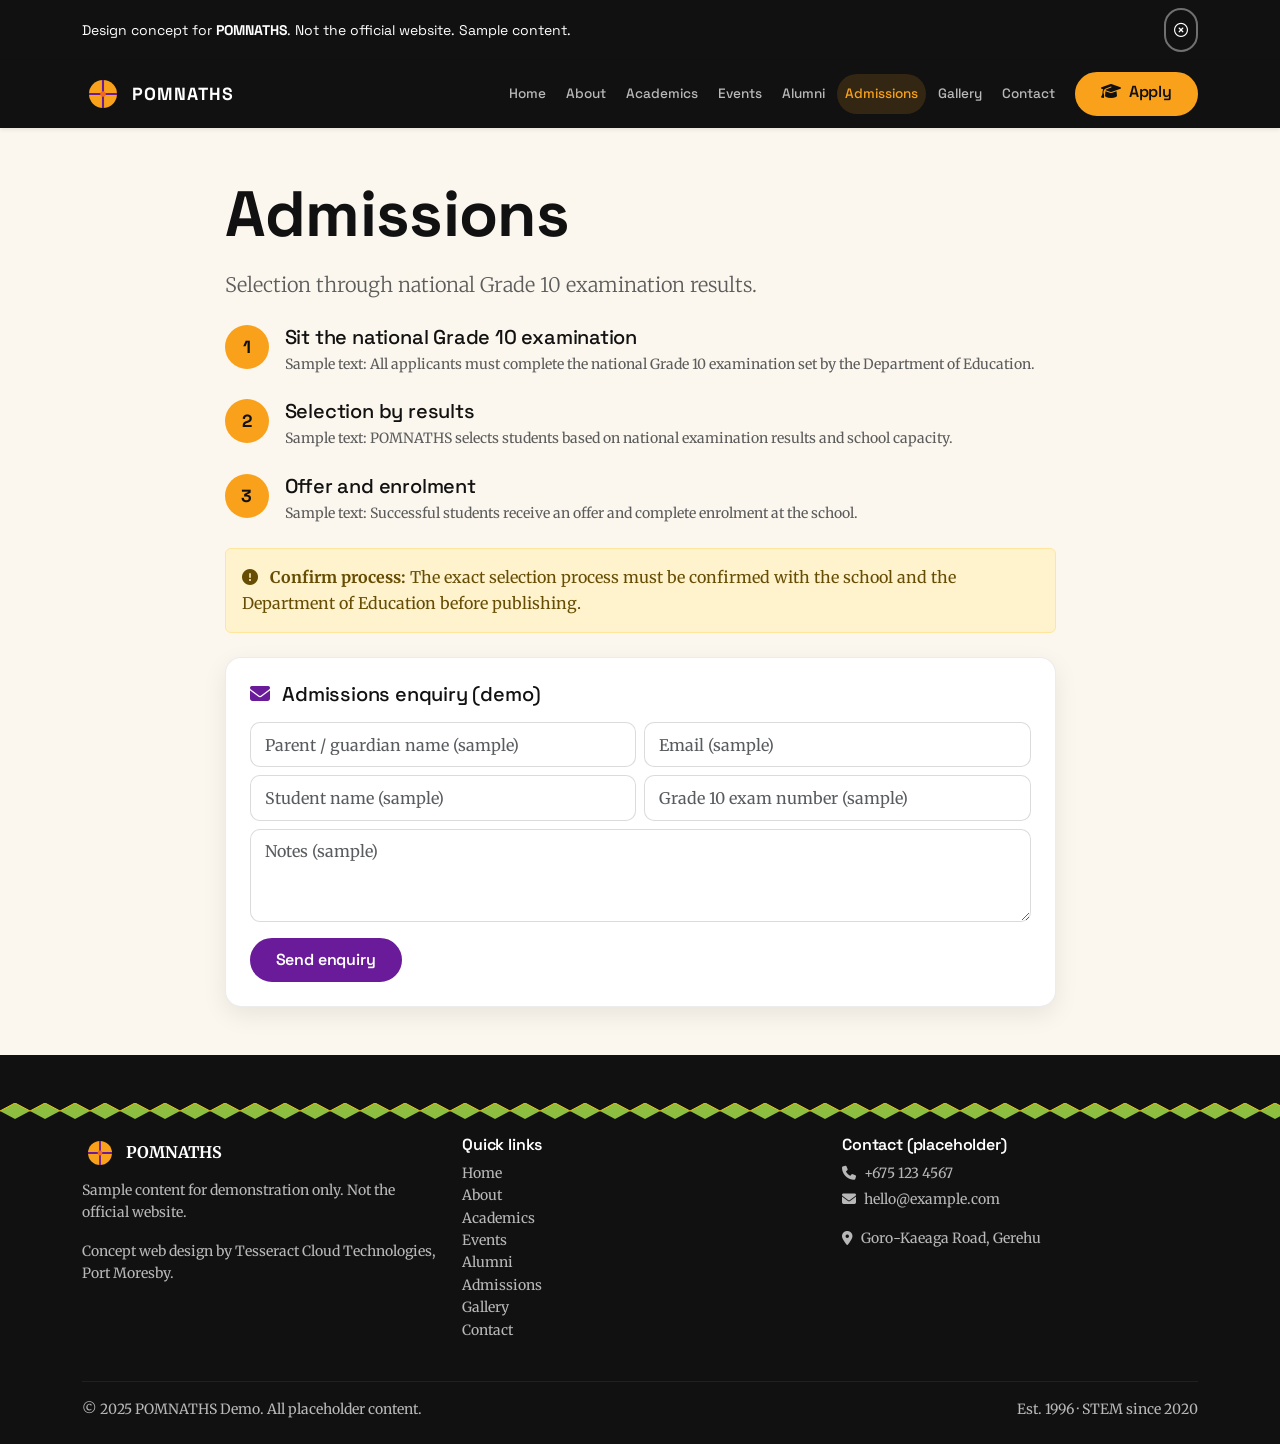
<file: admissions.html>
<!-- admissions.html -->
<!DOCTYPE html>
<html lang="en">
<head>
  <meta charset="UTF-8">
  <meta name="viewport" content="width=device-width, initial-scale=1.0">
  <title>Admissions | POMNATHS</title>
  <meta name="description" content="Admissions at POMNATHS. Selection through national Grade 10 examination results. Sample process.">
  <meta property="og:title" content="Admissions – POMNATHS">
  <meta property="og:description" content="Admissions process and enquiry form. Sample content.">
  <meta property="og:type" content="website">
  <meta property="og:url" content="https://example.com/pomnaths/admissions">
  <meta property="og:image" content="https://via.placeholder.com/1200x630?text=Admissions">
  <link rel="icon" href="data:image/svg+xml,%3Csvg xmlns='http://www.w3.org/2000/svg' viewBox='0 0 100 100'%3E%3Ccircle cx='50' cy='50' r='48' fill='%23111111'/%3E%3Ccircle cx='50' cy='50' r='32' fill='%23F9A11B'/%3E%3Cpath d='M50 18 L50 82 M18 50 L82 50' stroke='%236A1B9A' stroke-width='5'/%3E%3C/svg%3E">
  <link rel="preconnect" href="https://fonts.googleapis.com">
  <link rel="preconnect" href="https://fonts.gstatic.com" crossorigin>
  <link href="https://fonts.googleapis.com/css2?family=Space+Grotesk:wght@400;500;600;700&family=Merriweather:ital,wght@0,400;0,700;1,400&display=swap" rel="stylesheet">
  <link href="https://cdn.jsdelivr.net/npm/bootstrap@5.3.3/dist/css/bootstrap.min.css" rel="stylesheet">
  <link rel="stylesheet" href="https://cdnjs.cloudflare.com/ajax/libs/font-awesome/6.5.2/css/all.min.css">
  <link rel="stylesheet" href="style.css">
</head>
<body>
  <a class="skip-link" href="#main">Skip to content</a>

  <div class="demo-bar text-center py-2 px-3" id="demoBar">
    <div class="container d-flex align-items-center justify-content-between flex-wrap gap-2">
      <span class="small mb-0">Design concept for <strong>POMNATHS</strong>. Not the official website. Sample content.</span>
      <button class="btn btn-sm btn-outline-light rounded-pill" id="dismissDemoBar" aria-label="Dismiss demo bar"><i class="fa-regular fa-circle-xmark"></i></button>
    </div>
  </div>

  <nav class="navbar navbar-expand-lg navbar-dark sticky-top shadow-sm" aria-label="Main navigation">
    <div class="container">
      <a class="navbar-brand d-flex align-items-center gap-2" href="index.html">
        <span class="brand-disc" aria-hidden="true"><svg viewBox="0 0 60 60" width="42" height="42"><circle cx="30" cy="30" r="28" fill="#111111"/><circle cx="30" cy="30" r="20" fill="#F9A11B"/><path d="M30 10 L30 50 M10 30 L50 30" stroke="#6A1B9A" stroke-width="3"/><circle cx="30" cy="30" r="4" fill="#F26B1D"/></svg></span>
        <span class="brand-text">POMNATHS</span>
      </a>
      <button class="navbar-toggler" type="button" data-bs-toggle="collapse" data-bs-target="#mainNav" aria-controls="mainNav" aria-expanded="false" aria-label="Toggle navigation"><span class="navbar-toggler-icon"></span></button>
      <div class="collapse navbar-collapse" id="mainNav">
        <ul class="navbar-nav ms-auto mb-2 mb-lg-0 gap-lg-1 align-items-lg-center">
          <li class="nav-item"><a class="nav-link" href="index.html">Home</a></li>
          <li class="nav-item"><a class="nav-link" href="about.html">About</a></li>
          <li class="nav-item"><a class="nav-link" href="academics.html">Academics</a></li>
          <li class="nav-item"><a class="nav-link" href="events.html">Events</a></li>
          <li class="nav-item"><a class="nav-link" href="alumni.html">Alumni</a></li>
          <li class="nav-item"><a class="nav-link active" aria-current="page" href="admissions.html">Admissions</a></li>
          <li class="nav-item"><a class="nav-link" href="gallery.html">Gallery</a></li>
          <li class="nav-item"><a class="nav-link" href="contact.html">Contact</a></li>
          <li class="nav-item ms-lg-2 mt-2 mt-lg-0"><a class="btn btn-gold rounded-pill px-4" href="admissions.html"><i class="fa-solid fa-graduation-cap me-1"></i> Apply</a></li>
        </ul>
      </div>
    </div>
  </nav>

  <main id="main">
    <section class="py-5 section-cream">
      <div class="container">
        <div class="row justify-content-center">
          <div class="col-lg-9">
            <h1 class="display-3 mb-3">Admissions</h1>
            <p class="lead text-muted-soft mb-4">Selection through national Grade 10 examination results.</p>

            <div class="admissions-step d-flex gap-3 mb-4">
              <div class="step-num">1</div>
              <div>
                <h2 class="h5 mb-1">Sit the national Grade 10 examination</h2>
                <p class="text-muted-soft small mb-0">Sample text: All applicants must complete the national Grade 10 examination set by the Department of Education.</p>
              </div>
            </div>
            <div class="admissions-step d-flex gap-3 mb-4">
              <div class="step-num">2</div>
              <div>
                <h2 class="h5 mb-1">Selection by results</h2>
                <p class="text-muted-soft small mb-0">Sample text: POMNATHS selects students based on national examination results and school capacity.</p>
              </div>
            </div>
            <div class="admissions-step d-flex gap-3 mb-4">
              <div class="step-num">3</div>
              <div>
                <h2 class="h5 mb-1">Offer and enrolment</h2>
                <p class="text-muted-soft small mb-0">Sample text: Successful students receive an offer and complete enrolment at the school.</p>
              </div>
            </div>

            <div class="alert alert-warning mt-4" role="note">
              <i class="fa-solid fa-circle-exclamation me-2"></i> <strong>Confirm process:</strong> The exact selection process must be confirmed with the school and the Department of Education before publishing.
            </div>

            <div class="portal-card p-4 mt-4">
              <h2 class="h5 mb-3"><i class="fa-solid fa-envelope me-2 text-purple"></i> Admissions enquiry (demo)</h2>
              <form id="admissionsForm" novalidate>
                <div class="row g-2">
                  <div class="col-md-6">
                    <input type="text" class="form-control" id="admName" placeholder="Parent / guardian name (sample)" required>
                  </div>
                  <div class="col-md-6">
                    <input type="email" class="form-control" id="admEmail" placeholder="Email (sample)" required>
                  </div>
                  <div class="col-md-6">
                    <input type="text" class="form-control" id="admStudent" placeholder="Student name (sample)" required>
                  </div>
                  <div class="col-md-6">
                    <input type="text" class="form-control" id="admExam" placeholder="Grade 10 exam number (sample)">
                  </div>
                </div>
                <textarea class="form-control mt-2" id="admNotes" rows="3" placeholder="Notes (sample)"></textarea>
                <button type="submit" class="btn btn-purple rounded-pill px-4 mt-3">Send enquiry</button>
              </form>
              <div id="admMsg" class="alert alert-success mt-3 small d-none" role="status">Thank you! Your sample admissions enquiry was received.</div>
            </div>
          </div>
        </div>
      </div>
    </section>
  </main>

  <footer class="footer section-dark text-light pt-5 pb-4">
    <div class="pattern-band" aria-hidden="true"></div>
    <div class="container">
      <div class="row g-4">
        <div class="col-md-4">
          <div class="d-flex align-items-center gap-2 mb-2">
            <svg viewBox="0 0 60 60" width="36" height="36"><circle cx="30" cy="30" r="28" fill="#111111"/><circle cx="30" cy="30" r="20" fill="#F9A11B"/><path d="M30 10 L30 50 M10 30 L50 30" stroke="#6A1B9A" stroke-width="3"/><circle cx="30" cy="30" r="4" fill="#F26B1D"/></svg>
            <span class="fw-bold text-white">POMNATHS</span>
          </div>
          <p class="small text-light-muted">Sample content for demonstration only. Not the official website.</p>
          <p class="small text-light-muted">Concept web design by Tesseract Cloud Technologies, Port Moresby.</p>
        </div>
        <div class="col-md-4">
          <h6 class="fw-semibold text-white">Quick links</h6>
          <ul class="list-unstyled small">
            <li><a href="index.html" class="text-light-muted text-decoration-none">Home</a></li>
            <li><a href="about.html" class="text-light-muted text-decoration-none">About</a></li>
            <li><a href="academics.html" class="text-light-muted text-decoration-none">Academics</a></li>
            <li><a href="events.html" class="text-light-muted text-decoration-none">Events</a></li>
            <li><a href="alumni.html" class="text-light-muted text-decoration-none">Alumni</a></li>
            <li><a href="admissions.html" class="text-light-muted text-decoration-none">Admissions</a></li>
            <li><a href="gallery.html" class="text-light-muted text-decoration-none">Gallery</a></li>
            <li><a href="contact.html" class="text-light-muted text-decoration-none">Contact</a></li>
          </ul>
        </div>
        <div class="col-md-4">
          <h6 class="fw-semibold text-white">Contact (placeholder)</h6>
          <p class="small text-light-muted mb-1"><i class="fa-solid fa-phone me-2"></i>+675 123 4567</p>
          <p class="small text-light-muted"><i class="fa-solid fa-envelope me-2"></i>hello@example.com</p>
          <p class="small text-light-muted"><i class="fa-solid fa-location-dot me-2"></i>Goro-Kaeaga Road, Gerehu</p>
        </div>
      </div>
      <hr class="border-light opacity-25 mt-4">
      <div class="d-flex flex-wrap justify-content-between align-items-center small text-light-muted">
        <span>© 2025 POMNATHS Demo. All placeholder content.</span>
        <span>Est. 1996 · STEM since 2020</span>
      </div>
    </div>
  </footer>

  <div class="mobile-action-bar d-block d-sm-none fixed-bottom bg-white border-top shadow-sm py-2">
    <div class="container d-flex justify-content-around">
      <a href="admissions.html" class="btn btn-gold rounded-pill px-3 py-2" aria-label="Apply"><i class="fa-solid fa-graduation-cap me-1"></i> Apply</a>
      <a href="https://wa.me/67512345678?text=Hello%20POMNATHS%20demo" class="btn btn-success rounded-pill px-3 py-2" aria-label="WhatsApp us"><i class="fa-brands fa-whatsapp me-1"></i> WhatsApp</a>
    </div>
  </div>

  <script src="https://cdn.jsdelivr.net/npm/bootstrap@5.3.3/dist/js/bootstrap.bundle.min.js"></script>
  <script src="main.js"></script>
</body>
</html>
</file>
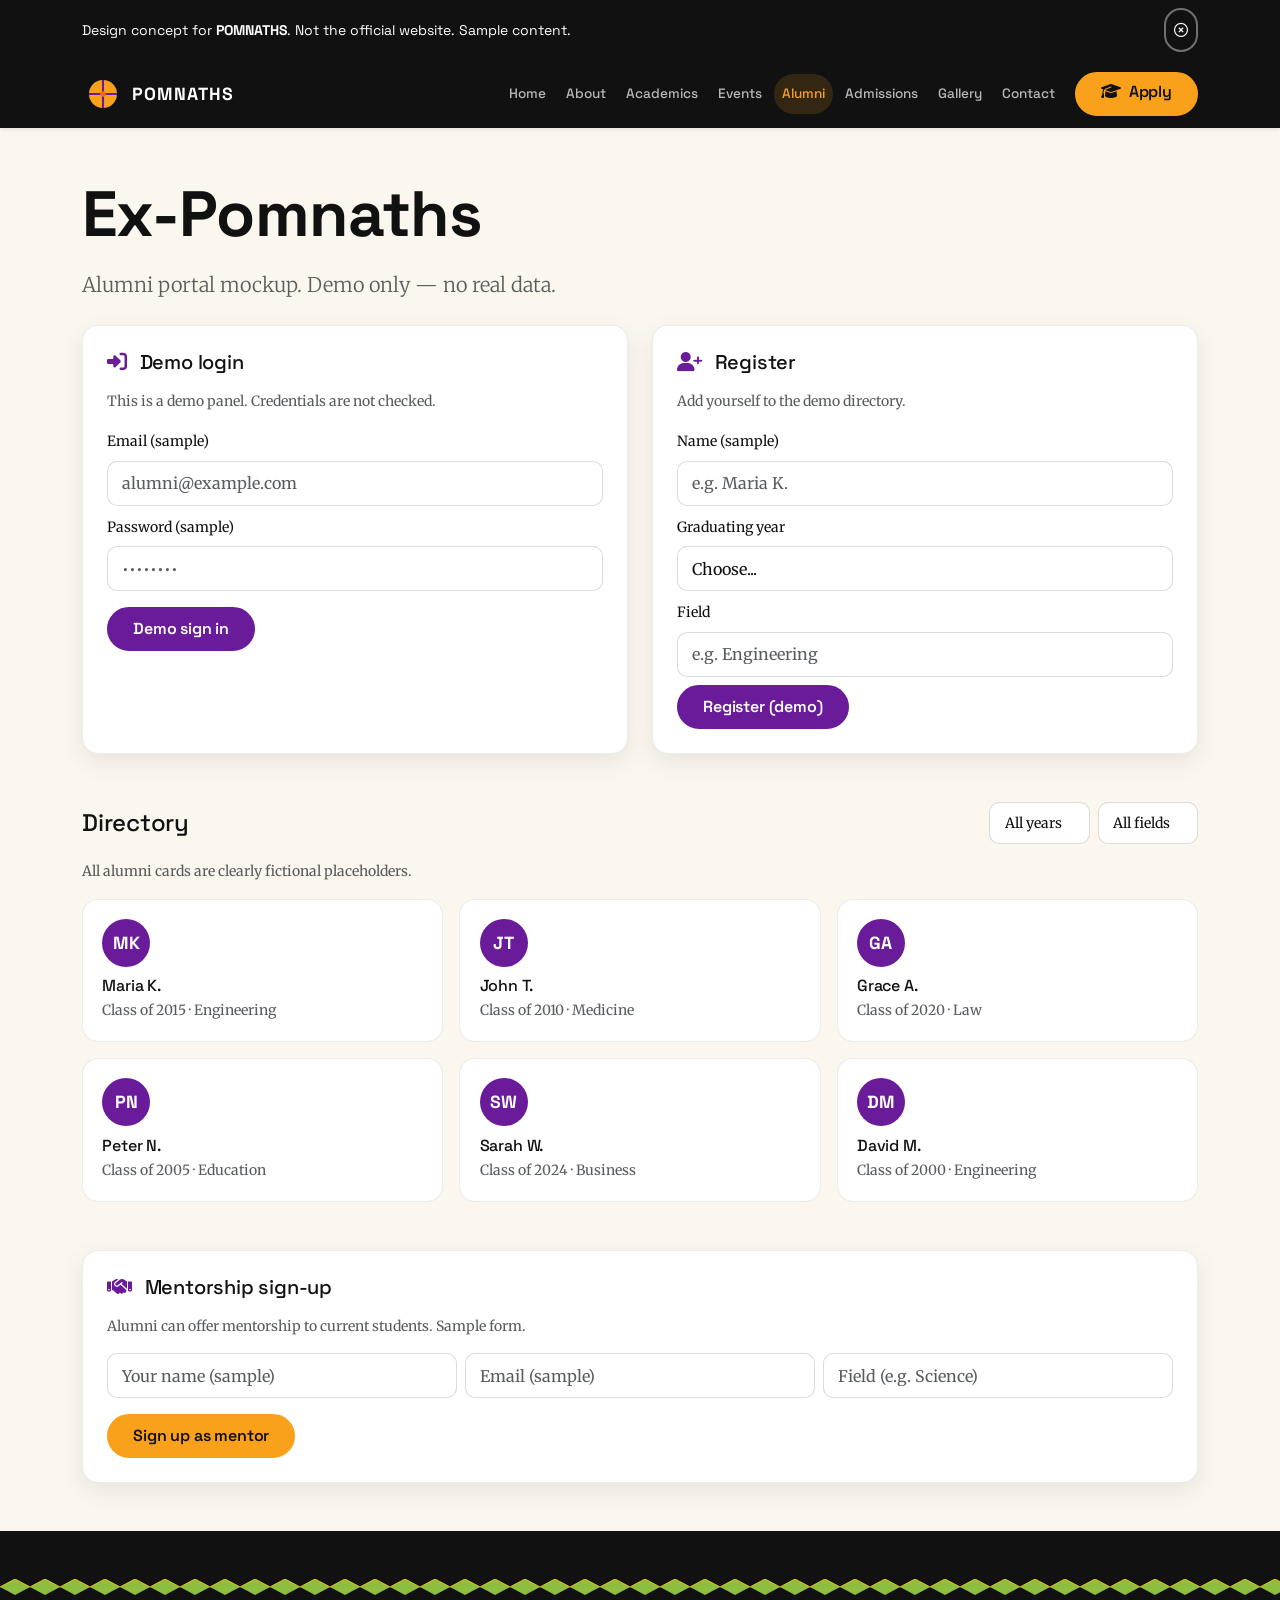
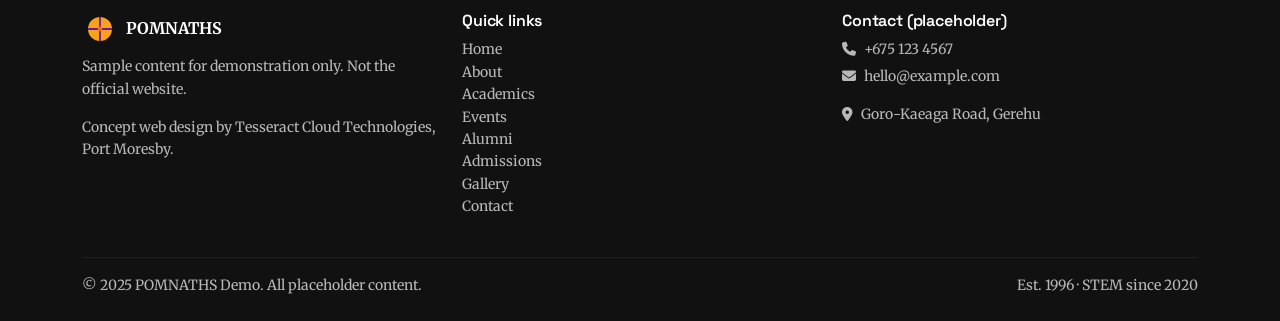
<file: alumni.html>
<!-- alumni.html -->
<!DOCTYPE html>
<html lang="en">
<head>
  <meta charset="UTF-8">
  <meta name="viewport" content="width=device-width, initial-scale=1.0">
  <title>Alumni | POMNATHS</title>
  <meta name="description" content="Ex-Pomnaths alumni portal mockup. Demo login, register, directory and mentorship sign-up.">
  <meta property="og:title" content="Alumni – POMNATHS">
  <meta property="og:description" content="Demo alumni portal with directory and mentorship sign-up.">
  <meta property="og:type" content="website">
  <meta property="og:url" content="https://example.com/pomnaths/alumni">
  <meta property="og:image" content="https://via.placeholder.com/1200x630?text=Alumni">
  <link rel="icon" href="data:image/svg+xml,%3Csvg xmlns='http://www.w3.org/2000/svg' viewBox='0 0 100 100'%3E%3Ccircle cx='50' cy='50' r='48' fill='%23111111'/%3E%3Ccircle cx='50' cy='50' r='32' fill='%23F9A11B'/%3E%3Cpath d='M50 18 L50 82 M18 50 L82 50' stroke='%236A1B9A' stroke-width='5'/%3E%3C/svg%3E">
  <link rel="preconnect" href="https://fonts.googleapis.com">
  <link rel="preconnect" href="https://fonts.gstatic.com" crossorigin>
  <link href="https://fonts.googleapis.com/css2?family=Space+Grotesk:wght@400;500;600;700&family=Merriweather:ital,wght@0,400;0,700;1,400&display=swap" rel="stylesheet">
  <link href="https://cdn.jsdelivr.net/npm/bootstrap@5.3.3/dist/css/bootstrap.min.css" rel="stylesheet">
  <link rel="stylesheet" href="https://cdnjs.cloudflare.com/ajax/libs/font-awesome/6.5.2/css/all.min.css">
  <link rel="stylesheet" href="style.css">
</head>
<body>
  <a class="skip-link" href="#main">Skip to content</a>

  <div class="demo-bar text-center py-2 px-3" id="demoBar">
    <div class="container d-flex align-items-center justify-content-between flex-wrap gap-2">
      <span class="small mb-0">Design concept for <strong>POMNATHS</strong>. Not the official website. Sample content.</span>
      <button class="btn btn-sm btn-outline-light rounded-pill" id="dismissDemoBar" aria-label="Dismiss demo bar"><i class="fa-regular fa-circle-xmark"></i></button>
    </div>
  </div>

  <nav class="navbar navbar-expand-lg navbar-dark sticky-top shadow-sm" aria-label="Main navigation">
    <div class="container">
      <a class="navbar-brand d-flex align-items-center gap-2" href="index.html">
        <span class="brand-disc" aria-hidden="true"><svg viewBox="0 0 60 60" width="42" height="42"><circle cx="30" cy="30" r="28" fill="#111111"/><circle cx="30" cy="30" r="20" fill="#F9A11B"/><path d="M30 10 L30 50 M10 30 L50 30" stroke="#6A1B9A" stroke-width="3"/><circle cx="30" cy="30" r="4" fill="#F26B1D"/></svg></span>
        <span class="brand-text">POMNATHS</span>
      </a>
      <button class="navbar-toggler" type="button" data-bs-toggle="collapse" data-bs-target="#mainNav" aria-controls="mainNav" aria-expanded="false" aria-label="Toggle navigation"><span class="navbar-toggler-icon"></span></button>
      <div class="collapse navbar-collapse" id="mainNav">
        <ul class="navbar-nav ms-auto mb-2 mb-lg-0 gap-lg-1 align-items-lg-center">
          <li class="nav-item"><a class="nav-link" href="index.html">Home</a></li>
          <li class="nav-item"><a class="nav-link" href="about.html">About</a></li>
          <li class="nav-item"><a class="nav-link" href="academics.html">Academics</a></li>
          <li class="nav-item"><a class="nav-link" href="events.html">Events</a></li>
          <li class="nav-item"><a class="nav-link active" aria-current="page" href="alumni.html">Alumni</a></li>
          <li class="nav-item"><a class="nav-link" href="admissions.html">Admissions</a></li>
          <li class="nav-item"><a class="nav-link" href="gallery.html">Gallery</a></li>
          <li class="nav-item"><a class="nav-link" href="contact.html">Contact</a></li>
          <li class="nav-item ms-lg-2 mt-2 mt-lg-0"><a class="btn btn-gold rounded-pill px-4" href="admissions.html"><i class="fa-solid fa-graduation-cap me-1"></i> Apply</a></li>
        </ul>
      </div>
    </div>
  </nav>

  <main id="main">
    <section class="py-5 section-cream">
      <div class="container">
        <h1 class="display-3 mb-3">Ex-Pomnaths</h1>
        <p class="lead text-muted-soft mb-4">Alumni portal mockup. Demo only — no real data.</p>

        <div class="row g-4 mb-5">
          <!-- Demo login -->
          <div class="col-md-6">
            <div class="portal-card p-4 h-100">
              <h2 class="h5 mb-3"><i class="fa-solid fa-right-to-bracket me-2 text-purple"></i> Demo login</h2>
              <p class="small text-muted mb-3">This is a demo panel. Credentials are not checked.</p>
              <form id="demoLoginForm">
                <div class="mb-2">
                  <label for="demoLoginEmail" class="form-label small">Email (sample)</label>
                  <input type="email" class="form-control" id="demoLoginEmail" placeholder="alumni@example.com">
                </div>
                <div class="mb-3">
                  <label for="demoLoginPassword" class="form-label small">Password (sample)</label>
                  <input type="password" class="form-control" id="demoLoginPassword" placeholder="••••••••">
                </div>
                <button type="submit" class="btn btn-purple rounded-pill px-4">Demo sign in</button>
              </form>
              <div id="demoLoginMsg" class="alert alert-info mt-3 small d-none" role="status">Demo only — no authentication occurs.</div>
            </div>
          </div>

          <!-- Register -->
          <div class="col-md-6">
            <div class="portal-card p-4 h-100">
              <h2 class="h5 mb-3"><i class="fa-solid fa-user-plus me-2 text-purple"></i> Register</h2>
              <p class="small text-muted mb-3">Add yourself to the demo directory.</p>
              <form id="registerForm">
                <div class="mb-2">
                  <label for="regName" class="form-label small">Name (sample)</label>
                  <input type="text" class="form-control" id="regName" placeholder="e.g. Maria K." required>
                </div>
                <div class="mb-2">
                  <label for="regYear" class="form-label small">Graduating year</label>
                  <select class="form-select" id="regYear" required>
                    <option value="">Choose...</option>
                    <option>2000</option><option>2005</option><option>2010</option>
                    <option>2015</option><option>2020</option><option>2024</option>
                  </select>
                </div>
                <div class="mb-2">
                  <label for="regField" class="form-label small">Field</label>
                  <input type="text" class="form-control" id="regField" placeholder="e.g. Engineering" required>
                </div>
                <button type="submit" class="btn btn-purple rounded-pill px-4">Register (demo)</button>
              </form>
              <div id="registerMsg" class="alert alert-success mt-3 small d-none" role="status">Demo registration complete. No data is stored.</div>
            </div>
          </div>
        </div>

        <!-- Directory -->
        <div class="mb-5">
          <div class="d-flex justify-content-between align-items-center flex-wrap gap-2 mb-3">
            <h2 class="h4 mb-0">Directory</h2>
            <div class="d-flex gap-2">
              <select class="form-select form-select-sm" id="dirYearFilter" aria-label="Filter by year">
                <option value="all">All years</option>
                <option>2000</option><option>2005</option><option>2010</option>
                <option>2015</option><option>2020</option><option>2024</option>
              </select>
              <select class="form-select form-select-sm" id="dirFieldFilter" aria-label="Filter by field">
                <option value="all">All fields</option>
                <option>Engineering</option><option>Medicine</option><option>Law</option>
                <option>Education</option><option>Business</option>
              </select>
            </div>
          </div>
          <p class="small text-muted mb-3">All alumni cards are clearly fictional placeholders.</p>
          <div class="row g-3" id="alumniGrid"></div>
        </div>

        <!-- Mentorship -->
        <div class="portal-card p-4">
          <h2 class="h5 mb-3"><i class="fa-solid fa-handshake me-2 text-purple"></i> Mentorship sign-up</h2>
          <p class="small text-muted mb-3">Alumni can offer mentorship to current students. Sample form.</p>
          <form id="mentorshipForm">
            <div class="row g-2">
              <div class="col-md-4">
                <input type="text" class="form-control" id="mentorName" placeholder="Your name (sample)" required>
              </div>
              <div class="col-md-4">
                <input type="email" class="form-control" id="mentorEmail" placeholder="Email (sample)" required>
              </div>
              <div class="col-md-4">
                <input type="text" class="form-control" id="mentorField" placeholder="Field (e.g. Science)" required>
              </div>
            </div>
            <button type="submit" class="btn btn-gold rounded-pill px-4 mt-3">Sign up as mentor</button>
          </form>
          <div id="mentorMsg" class="alert alert-success mt-3 small d-none" role="status">Thank you! Your sample mentorship offer was received.</div>
        </div>
      </div>
    </section>
  </main>

  <footer class="footer section-dark text-light pt-5 pb-4">
    <div class="pattern-band" aria-hidden="true"></div>
    <div class="container">
      <div class="row g-4">
        <div class="col-md-4">
          <div class="d-flex align-items-center gap-2 mb-2">
            <svg viewBox="0 0 60 60" width="36" height="36"><circle cx="30" cy="30" r="28" fill="#111111"/><circle cx="30" cy="30" r="20" fill="#F9A11B"/><path d="M30 10 L30 50 M10 30 L50 30" stroke="#6A1B9A" stroke-width="3"/><circle cx="30" cy="30" r="4" fill="#F26B1D"/></svg>
            <span class="fw-bold text-white">POMNATHS</span>
          </div>
          <p class="small text-light-muted">Sample content for demonstration only. Not the official website.</p>
          <p class="small text-light-muted">Concept web design by Tesseract Cloud Technologies, Port Moresby.</p>
        </div>
        <div class="col-md-4">
          <h6 class="fw-semibold text-white">Quick links</h6>
          <ul class="list-unstyled small">
            <li><a href="index.html" class="text-light-muted text-decoration-none">Home</a></li>
            <li><a href="about.html" class="text-light-muted text-decoration-none">About</a></li>
            <li><a href="academics.html" class="text-light-muted text-decoration-none">Academics</a></li>
            <li><a href="events.html" class="text-light-muted text-decoration-none">Events</a></li>
            <li><a href="alumni.html" class="text-light-muted text-decoration-none">Alumni</a></li>
            <li><a href="admissions.html" class="text-light-muted text-decoration-none">Admissions</a></li>
            <li><a href="gallery.html" class="text-light-muted text-decoration-none">Gallery</a></li>
            <li><a href="contact.html" class="text-light-muted text-decoration-none">Contact</a></li>
          </ul>
        </div>
        <div class="col-md-4">
          <h6 class="fw-semibold text-white">Contact (placeholder)</h6>
          <p class="small text-light-muted mb-1"><i class="fa-solid fa-phone me-2"></i>+675 123 4567</p>
          <p class="small text-light-muted"><i class="fa-solid fa-envelope me-2"></i>hello@example.com</p>
          <p class="small text-light-muted"><i class="fa-solid fa-location-dot me-2"></i>Goro-Kaeaga Road, Gerehu</p>
        </div>
      </div>
      <hr class="border-light opacity-25 mt-4">
      <div class="d-flex flex-wrap justify-content-between align-items-center small text-light-muted">
        <span>© 2025 POMNATHS Demo. All placeholder content.</span>
        <span>Est. 1996 · STEM since 2020</span>
      </div>
    </div>
  </footer>

  <div class="mobile-action-bar d-block d-sm-none fixed-bottom bg-white border-top shadow-sm py-2">
    <div class="container d-flex justify-content-around">
      <a href="admissions.html" class="btn btn-gold rounded-pill px-3 py-2" aria-label="Apply"><i class="fa-solid fa-graduation-cap me-1"></i> Apply</a>
      <a href="https://wa.me/67512345678?text=Hello%20POMNATHS%20demo" class="btn btn-success rounded-pill px-3 py-2" aria-label="WhatsApp us"><i class="fa-brands fa-whatsapp me-1"></i> WhatsApp</a>
    </div>
  </div>

  <script src="https://cdn.jsdelivr.net/npm/bootstrap@5.3.3/dist/js/bootstrap.bundle.min.js"></script>
  <script src="main.js"></script>
</body>
</html>
</file>
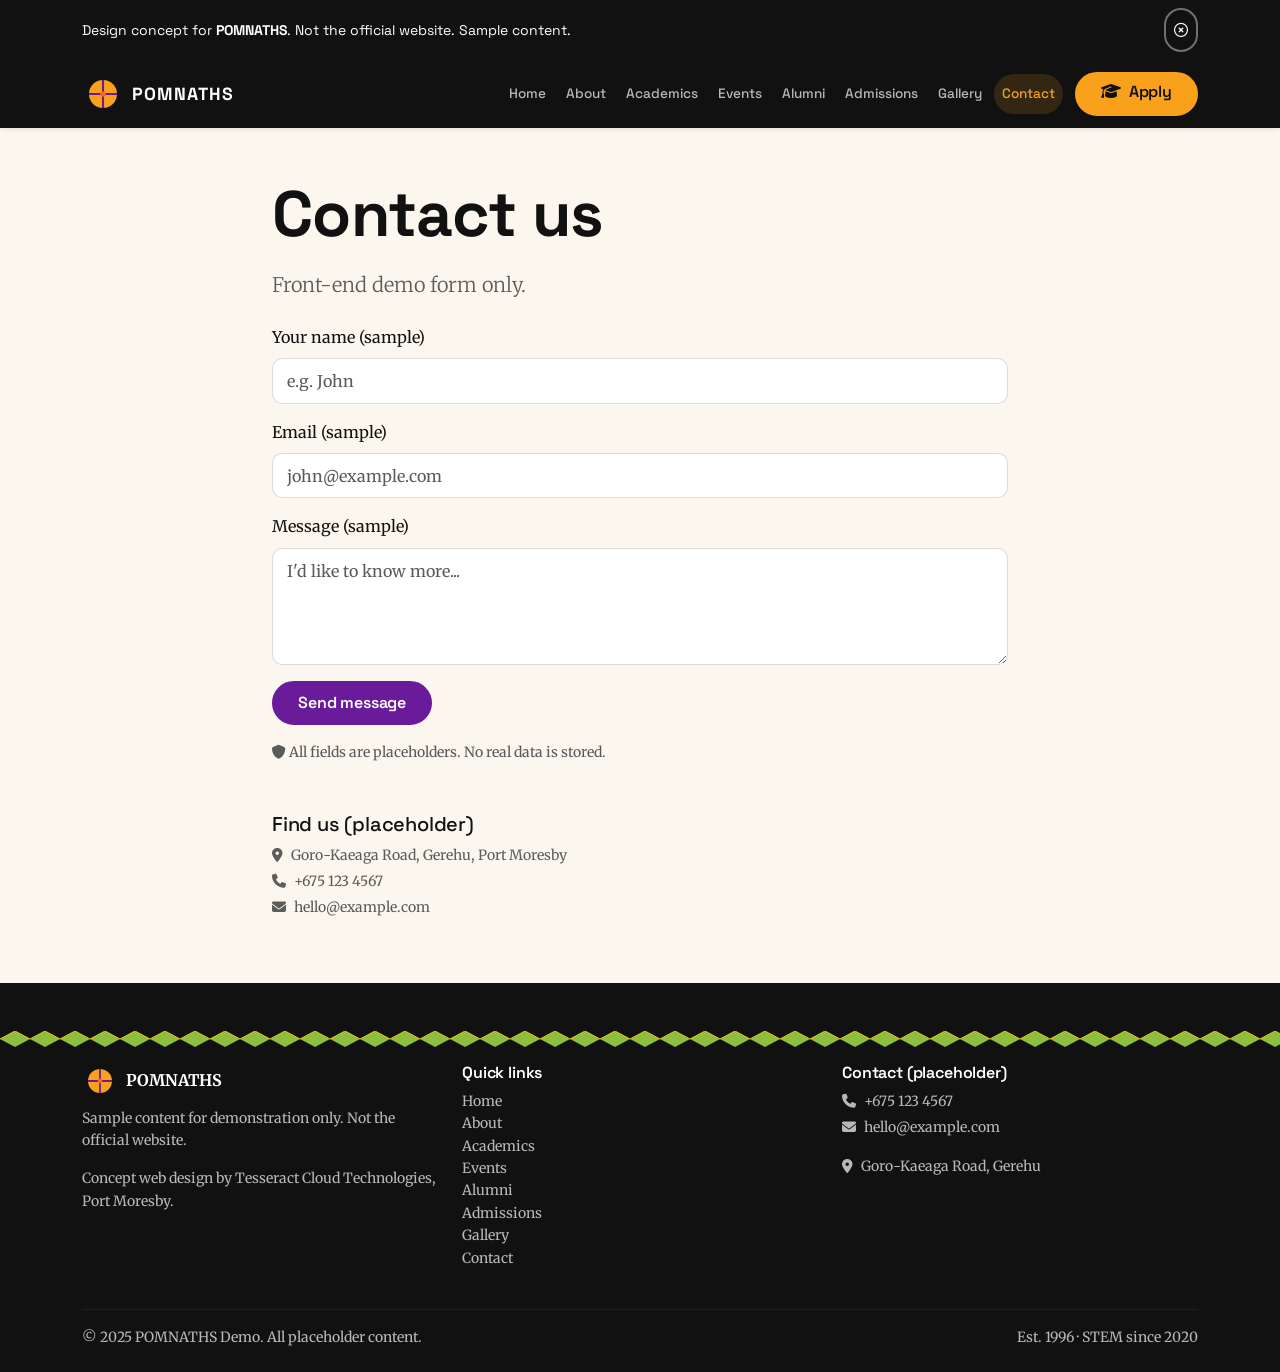
<file: contact.html>
<!-- contact.html -->
<!DOCTYPE html>
<html lang="en">
<head>
  <meta charset="UTF-8">
  <meta name="viewport" content="width=device-width, initial-scale=1.0">
  <title>Contact | POMNATHS</title>
  <meta name="description" content="Contact POMNATHS. Sample contact form and placeholder details.">
  <meta property="og:title" content="Contact – POMNATHS">
  <meta property="og:description" content="Get in touch with POMNATHS. Sample form.">
  <meta property="og:type" content="website">
  <meta property="og:url" content="https://example.com/pomnaths/contact">
  <meta property="og:image" content="https://via.placeholder.com/1200x630?text=Contact">
  <link rel="icon" href="data:image/svg+xml,%3Csvg xmlns='http://www.w3.org/2000/svg' viewBox='0 0 100 100'%3E%3Ccircle cx='50' cy='50' r='48' fill='%23111111'/%3E%3Ccircle cx='50' cy='50' r='32' fill='%23F9A11B'/%3E%3Cpath d='M50 18 L50 82 M18 50 L82 50' stroke='%236A1B9A' stroke-width='5'/%3E%3C/svg%3E">
  <link rel="preconnect" href="https://fonts.googleapis.com">
  <link rel="preconnect" href="https://fonts.gstatic.com" crossorigin>
  <link href="https://fonts.googleapis.com/css2?family=Space+Grotesk:wght@400;500;600;700&family=Merriweather:ital,wght@0,400;0,700;1,400&display=swap" rel="stylesheet">
  <link href="https://cdn.jsdelivr.net/npm/bootstrap@5.3.3/dist/css/bootstrap.min.css" rel="stylesheet">
  <link rel="stylesheet" href="https://cdnjs.cloudflare.com/ajax/libs/font-awesome/6.5.2/css/all.min.css">
  <link rel="stylesheet" href="style.css">
</head>
<body>
  <a class="skip-link" href="#main">Skip to content</a>

  <div class="demo-bar text-center py-2 px-3" id="demoBar">
    <div class="container d-flex align-items-center justify-content-between flex-wrap gap-2">
      <span class="small mb-0">Design concept for <strong>POMNATHS</strong>. Not the official website. Sample content.</span>
      <button class="btn btn-sm btn-outline-light rounded-pill" id="dismissDemoBar" aria-label="Dismiss demo bar"><i class="fa-regular fa-circle-xmark"></i></button>
    </div>
  </div>

  <nav class="navbar navbar-expand-lg navbar-dark sticky-top shadow-sm" aria-label="Main navigation">
    <div class="container">
      <a class="navbar-brand d-flex align-items-center gap-2" href="index.html">
        <span class="brand-disc" aria-hidden="true"><svg viewBox="0 0 60 60" width="42" height="42"><circle cx="30" cy="30" r="28" fill="#111111"/><circle cx="30" cy="30" r="20" fill="#F9A11B"/><path d="M30 10 L30 50 M10 30 L50 30" stroke="#6A1B9A" stroke-width="3"/><circle cx="30" cy="30" r="4" fill="#F26B1D"/></svg></span>
        <span class="brand-text">POMNATHS</span>
      </a>
      <button class="navbar-toggler" type="button" data-bs-toggle="collapse" data-bs-target="#mainNav" aria-controls="mainNav" aria-expanded="false" aria-label="Toggle navigation"><span class="navbar-toggler-icon"></span></button>
      <div class="collapse navbar-collapse" id="mainNav">
        <ul class="navbar-nav ms-auto mb-2 mb-lg-0 gap-lg-1 align-items-lg-center">
          <li class="nav-item"><a class="nav-link" href="index.html">Home</a></li>
          <li class="nav-item"><a class="nav-link" href="about.html">About</a></li>
          <li class="nav-item"><a class="nav-link" href="academics.html">Academics</a></li>
          <li class="nav-item"><a class="nav-link" href="events.html">Events</a></li>
          <li class="nav-item"><a class="nav-link" href="alumni.html">Alumni</a></li>
          <li class="nav-item"><a class="nav-link" href="admissions.html">Admissions</a></li>
          <li class="nav-item"><a class="nav-link" href="gallery.html">Gallery</a></li>
          <li class="nav-item"><a class="nav-link active" aria-current="page" href="contact.html">Contact</a></li>
          <li class="nav-item ms-lg-2 mt-2 mt-lg-0"><a class="btn btn-gold rounded-pill px-4" href="admissions.html"><i class="fa-solid fa-graduation-cap me-1"></i> Apply</a></li>
        </ul>
      </div>
    </div>
  </nav>

  <main id="main">
    <section class="py-5 section-cream">
      <div class="container">
        <div class="row justify-content-center">
          <div class="col-lg-8">
            <h1 class="display-3 mb-3">Contact us</h1>
            <p class="lead text-muted-soft mb-4">Front-end demo form only.</p>

            <form id="contactForm" novalidate>
              <div class="mb-3">
                <label for="contactName" class="form-label">Your name (sample)</label>
                <input type="text" class="form-control" id="contactName" placeholder="e.g. John" required>
                <div class="invalid-feedback">Please enter your name.</div>
              </div>
              <div class="mb-3">
                <label for="contactEmail" class="form-label">Email (sample)</label>
                <input type="email" class="form-control" id="contactEmail" placeholder="john@example.com" required>
                <div class="invalid-feedback">Please enter an email.</div>
              </div>
              <div class="mb-3">
                <label for="contactMessage" class="form-label">Message (sample)</label>
                <textarea class="form-control" id="contactMessage" rows="4" placeholder="I'd like to know more..." required></textarea>
                <div class="invalid-feedback">Please write a message.</div>
              </div>
              <button type="submit" class="btn btn-purple rounded-pill px-4">Send message</button>
            </form>

            <div id="contactSuccess" class="alert alert-success mt-4 d-none" role="alert">
              <i class="fa-regular fa-circle-check me-2"></i> Thank you! Your sample message was received.
              <a id="contactWhatsapp" href="#" target="_blank" rel="noopener" class="btn btn-success btn-sm rounded-pill mt-2 d-block">
                <i class="fa-brands fa-whatsapp me-1"></i> Continue on WhatsApp
              </a>
            </div>
            <p class="small text-muted mt-3"><i class="fa-solid fa-shield"></i> All fields are placeholders. No real data is stored.</p>

            <div class="mt-5">
              <h2 class="h5">Find us (placeholder)</h2>
              <p class="small text-muted-soft mb-1"><i class="fa-solid fa-location-dot me-2"></i>Goro-Kaeaga Road, Gerehu, Port Moresby</p>
              <p class="small text-muted-soft mb-1"><i class="fa-solid fa-phone me-2"></i>+675 123 4567</p>
              <p class="small text-muted-soft"><i class="fa-solid fa-envelope me-2"></i>hello@example.com</p>
            </div>
          </div>
        </div>
      </div>
    </section>
  </main>

  <footer class="footer section-dark text-light pt-5 pb-4">
    <div class="pattern-band" aria-hidden="true"></div>
    <div class="container">
      <div class="row g-4">
        <div class="col-md-4">
          <div class="d-flex align-items-center gap-2 mb-2">
            <svg viewBox="0 0 60 60" width="36" height="36"><circle cx="30" cy="30" r="28" fill="#111111"/><circle cx="30" cy="30" r="20" fill="#F9A11B"/><path d="M30 10 L30 50 M10 30 L50 30" stroke="#6A1B9A" stroke-width="3"/><circle cx="30" cy="30" r="4" fill="#F26B1D"/></svg>
            <span class="fw-bold text-white">POMNATHS</span>
          </div>
          <p class="small text-light-muted">Sample content for demonstration only. Not the official website.</p>
          <p class="small text-light-muted">Concept web design by Tesseract Cloud Technologies, Port Moresby.</p>
        </div>
        <div class="col-md-4">
          <h6 class="fw-semibold text-white">Quick links</h6>
          <ul class="list-unstyled small">
            <li><a href="index.html" class="text-light-muted text-decoration-none">Home</a></li>
            <li><a href="about.html" class="text-light-muted text-decoration-none">About</a></li>
            <li><a href="academics.html" class="text-light-muted text-decoration-none">Academics</a></li>
            <li><a href="events.html" class="text-light-muted text-decoration-none">Events</a></li>
            <li><a href="alumni.html" class="text-light-muted text-decoration-none">Alumni</a></li>
            <li><a href="admissions.html" class="text-light-muted text-decoration-none">Admissions</a></li>
            <li><a href="gallery.html" class="text-light-muted text-decoration-none">Gallery</a></li>
            <li><a href="contact.html" class="text-light-muted text-decoration-none">Contact</a></li>
          </ul>
        </div>
        <div class="col-md-4">
          <h6 class="fw-semibold text-white">Contact (placeholder)</h6>
          <p class="small text-light-muted mb-1"><i class="fa-solid fa-phone me-2"></i>+675 123 4567</p>
          <p class="small text-light-muted"><i class="fa-solid fa-envelope me-2"></i>hello@example.com</p>
          <p class="small text-light-muted"><i class="fa-solid fa-location-dot me-2"></i>Goro-Kaeaga Road, Gerehu</p>
        </div>
      </div>
      <hr class="border-light opacity-25 mt-4">
      <div class="d-flex flex-wrap justify-content-between align-items-center small text-light-muted">
        <span>© 2025 POMNATHS Demo. All placeholder content.</span>
        <span>Est. 1996 · STEM since 2020</span>
      </div>
    </div>
  </footer>

  <div class="mobile-action-bar d-block d-sm-none fixed-bottom bg-white border-top shadow-sm py-2">
    <div class="container d-flex justify-content-around">
      <a href="admissions.html" class="btn btn-gold rounded-pill px-3 py-2" aria-label="Apply"><i class="fa-solid fa-graduation-cap me-1"></i> Apply</a>
      <a href="https://wa.me/67512345678?text=Hello%20POMNATHS%20demo" class="btn btn-success rounded-pill px-3 py-2" aria-label="WhatsApp us"><i class="fa-brands fa-whatsapp me-1"></i> WhatsApp</a>
    </div>
  </div>

  <script src="https://cdn.jsdelivr.net/npm/bootstrap@5.3.3/dist/js/bootstrap.bundle.min.js"></script>
  <script src="main.js"></script>
</body>
</html>
</file>
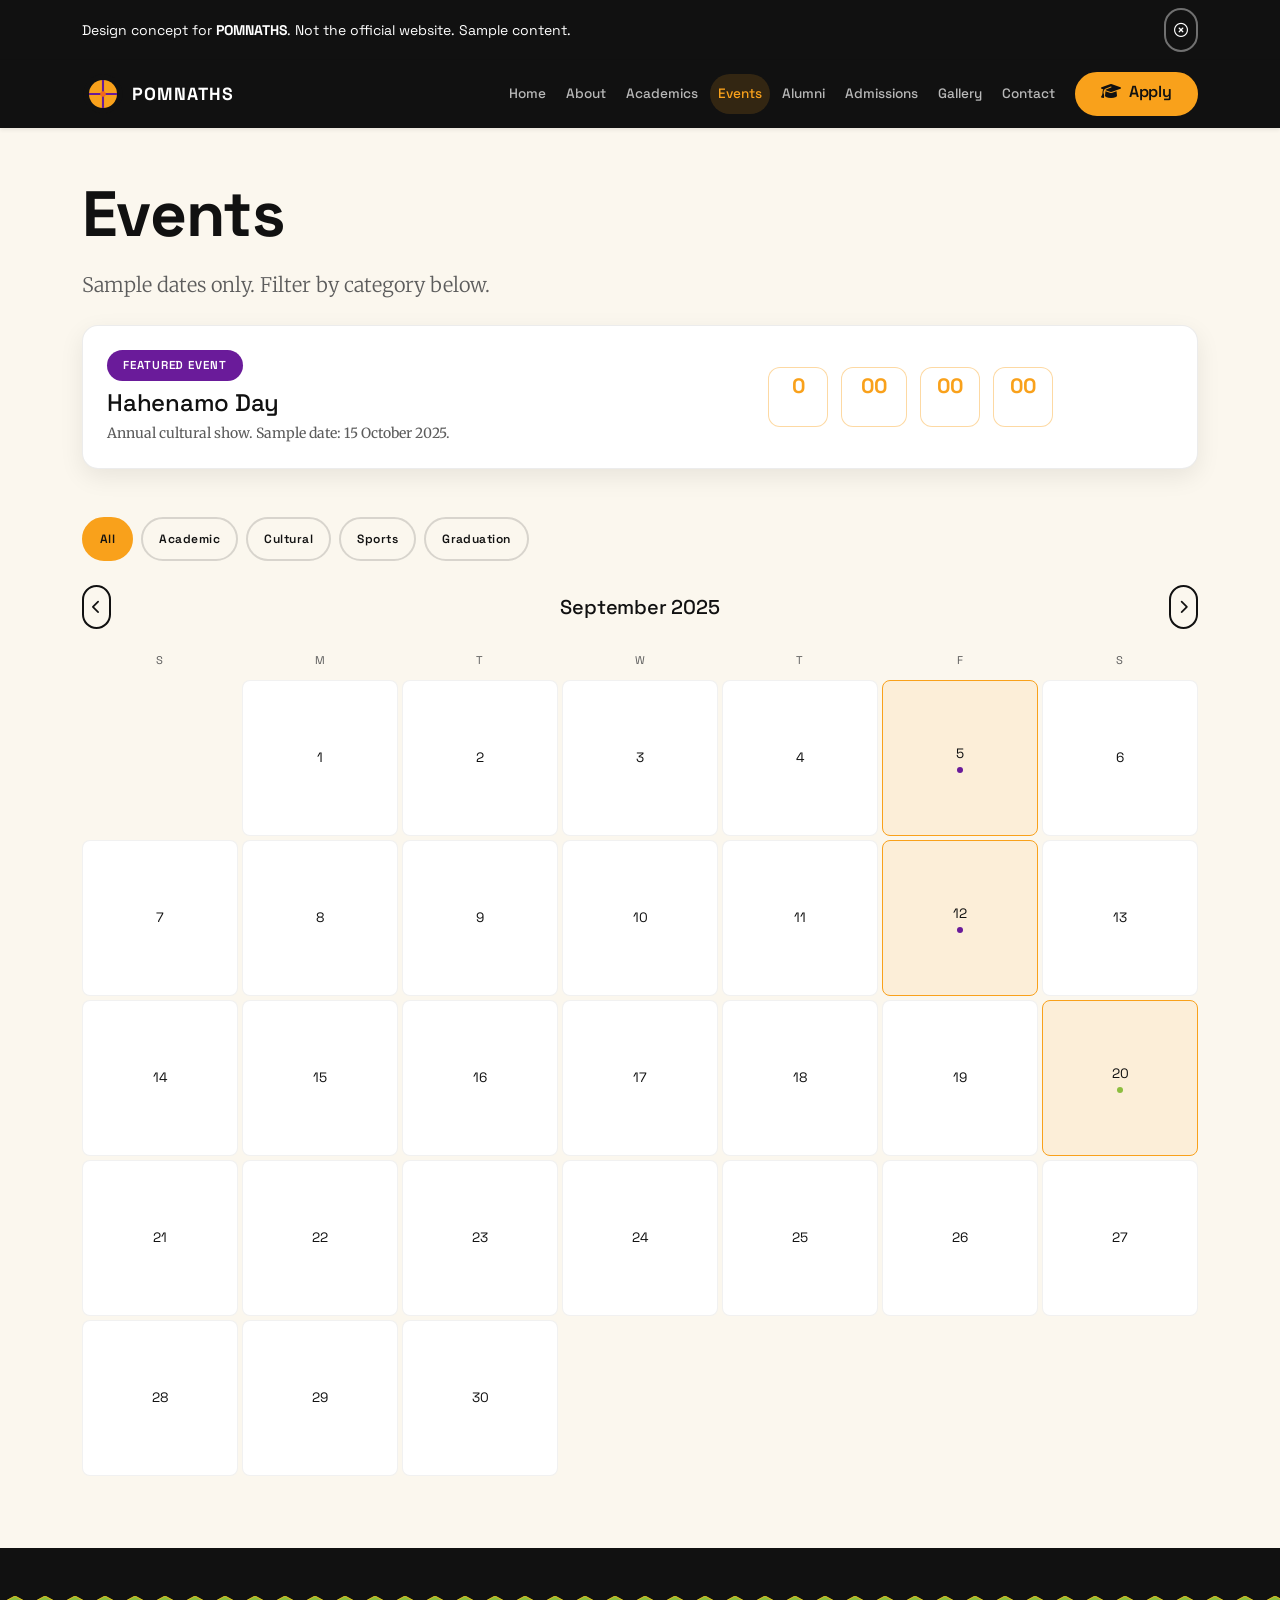
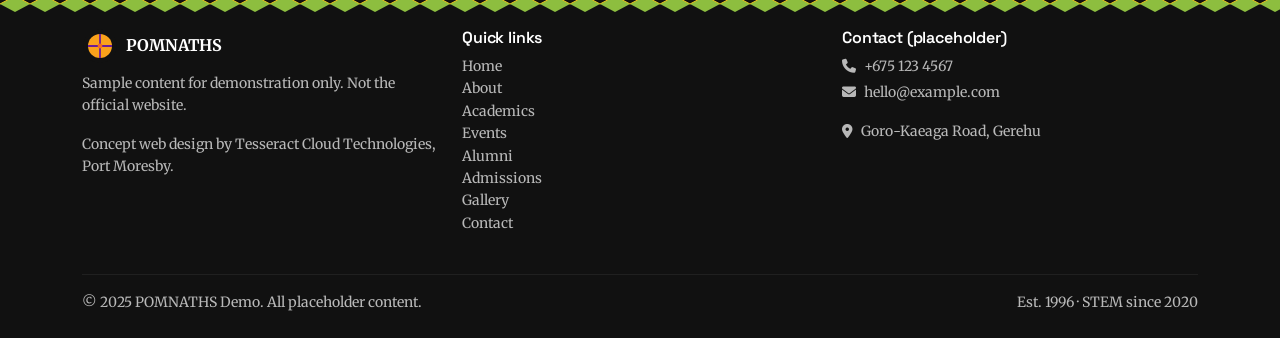
<file: events.html>
<!-- events.html -->
<!DOCTYPE html>
<html lang="en">
<head>
  <meta charset="UTF-8">
  <meta name="viewport" content="width=device-width, initial-scale=1.0">
  <title>Events | POMNATHS</title>
  <meta name="description" content="Event calendar at POMNATHS. Academic, Cultural, Sports, Graduation. Sample dates only.">
  <meta property="og:title" content="Events – POMNATHS">
  <meta property="og:description" content="Event calendar with category filters and Hahenamo countdown.">
  <meta property="og:type" content="website">
  <meta property="og:url" content="https://example.com/pomnaths/events">
  <meta property="og:image" content="https://via.placeholder.com/1200x630?text=Events">
  <link rel="icon" href="data:image/svg+xml,%3Csvg xmlns='http://www.w3.org/2000/svg' viewBox='0 0 100 100'%3E%3Ccircle cx='50' cy='50' r='48' fill='%23111111'/%3E%3Ccircle cx='50' cy='50' r='32' fill='%23F9A11B'/%3E%3Cpath d='M50 18 L50 82 M18 50 L82 50' stroke='%236A1B9A' stroke-width='5'/%3E%3C/svg%3E">
  <link rel="preconnect" href="https://fonts.googleapis.com">
  <link rel="preconnect" href="https://fonts.gstatic.com" crossorigin>
  <link href="https://fonts.googleapis.com/css2?family=Space+Grotesk:wght@400;500;600;700&family=Merriweather:ital,wght@0,400;0,700;1,400&display=swap" rel="stylesheet">
  <link href="https://cdn.jsdelivr.net/npm/bootstrap@5.3.3/dist/css/bootstrap.min.css" rel="stylesheet">
  <link rel="stylesheet" href="https://cdnjs.cloudflare.com/ajax/libs/font-awesome/6.5.2/css/all.min.css">
  <link rel="stylesheet" href="style.css">
</head>
<body>
  <a class="skip-link" href="#main">Skip to content</a>

  <div class="demo-bar text-center py-2 px-3" id="demoBar">
    <div class="container d-flex align-items-center justify-content-between flex-wrap gap-2">
      <span class="small mb-0">Design concept for <strong>POMNATHS</strong>. Not the official website. Sample content.</span>
      <button class="btn btn-sm btn-outline-light rounded-pill" id="dismissDemoBar" aria-label="Dismiss demo bar"><i class="fa-regular fa-circle-xmark"></i></button>
    </div>
  </div>

  <nav class="navbar navbar-expand-lg navbar-dark sticky-top shadow-sm" aria-label="Main navigation">
    <div class="container">
      <a class="navbar-brand d-flex align-items-center gap-2" href="index.html">
        <span class="brand-disc" aria-hidden="true"><svg viewBox="0 0 60 60" width="42" height="42"><circle cx="30" cy="30" r="28" fill="#111111"/><circle cx="30" cy="30" r="20" fill="#F9A11B"/><path d="M30 10 L30 50 M10 30 L50 30" stroke="#6A1B9A" stroke-width="3"/><circle cx="30" cy="30" r="4" fill="#F26B1D"/></svg></span>
        <span class="brand-text">POMNATHS</span>
      </a>
      <button class="navbar-toggler" type="button" data-bs-toggle="collapse" data-bs-target="#mainNav" aria-controls="mainNav" aria-expanded="false" aria-label="Toggle navigation"><span class="navbar-toggler-icon"></span></button>
      <div class="collapse navbar-collapse" id="mainNav">
        <ul class="navbar-nav ms-auto mb-2 mb-lg-0 gap-lg-1 align-items-lg-center">
          <li class="nav-item"><a class="nav-link" href="index.html">Home</a></li>
          <li class="nav-item"><a class="nav-link" href="about.html">About</a></li>
          <li class="nav-item"><a class="nav-link" href="academics.html">Academics</a></li>
          <li class="nav-item"><a class="nav-link active" aria-current="page" href="events.html">Events</a></li>
          <li class="nav-item"><a class="nav-link" href="alumni.html">Alumni</a></li>
          <li class="nav-item"><a class="nav-link" href="admissions.html">Admissions</a></li>
          <li class="nav-item"><a class="nav-link" href="gallery.html">Gallery</a></li>
          <li class="nav-item"><a class="nav-link" href="contact.html">Contact</a></li>
          <li class="nav-item ms-lg-2 mt-2 mt-lg-0"><a class="btn btn-gold rounded-pill px-4" href="admissions.html"><i class="fa-solid fa-graduation-cap me-1"></i> Apply</a></li>
        </ul>
      </div>
    </div>
  </nav>

  <main id="main">
    <section class="py-5 section-cream">
      <div class="container">
        <h1 class="display-3 mb-3">Events</h1>
        <p class="lead text-muted-soft mb-4">Sample dates only. Filter by category below.</p>

        <!-- Hahenamo countdown -->
        <div class="hahenamo-card p-4 rounded-4 mb-5">
          <div class="row align-items-center g-3">
            <div class="col-md-6">
              <span class="badge-purple mb-2">Featured event</span>
              <h2 class="h4 mb-1">Hahenamo Day</h2>
              <p class="text-muted-soft small mb-0">Annual cultural show. Sample date: 15 October 2025.</p>
            </div>
            <div class="col-md-6">
              <div class="countdown-wrap countdown-sm">
                <div class="countdown-box"><span class="countdown-num" id="cdDays">0</span><span class="countdown-label">Days</span></div>
                <div class="countdown-box"><span class="countdown-num" id="cdHours">0</span><span class="countdown-label">Hours</span></div>
                <div class="countdown-box"><span class="countdown-num" id="cdMins">0</span><span class="countdown-label">Mins</span></div>
                <div class="countdown-box"><span class="countdown-num" id="cdSecs">0</span><span class="countdown-label">Secs</span></div>
              </div>
            </div>
          </div>
        </div>

        <!-- Category filters -->
        <div class="d-flex flex-wrap gap-2 mb-4" id="eventFilters">
          <button class="btn filter-chip active" data-cat="all">All</button>
          <button class="btn filter-chip" data-cat="Academic">Academic</button>
          <button class="btn filter-chip" data-cat="Cultural">Cultural</button>
          <button class="btn filter-chip" data-cat="Sports">Sports</button>
          <button class="btn filter-chip" data-cat="Graduation">Graduation</button>
        </div>

        <!-- Calendar (desktop) -->
        <div class="calendar-wrap d-none d-sm-block mb-4">
          <div class="calendar-header d-flex justify-content-between align-items-center mb-3">
            <button class="btn btn-outline-dark btn-sm rounded-pill" id="prevMonth" aria-label="Previous month"><i class="fa-solid fa-chevron-left"></i></button>
            <h2 class="h5 mb-0" id="calendarMonth">Month Year</h2>
            <button class="btn btn-outline-dark btn-sm rounded-pill" id="nextMonth" aria-label="Next month"><i class="fa-solid fa-chevron-right"></i></button>
          </div>
          <div class="calendar-grid" id="calendarGrid"></div>
        </div>

        <!-- Agenda list (mobile) -->
        <div class="d-sm-none" id="agendaList"></div>

        <!-- Detail panel -->
        <div class="detail-panel p-4 rounded-4 mt-4 d-none" id="eventDetail">
          <h2 class="h5 mb-2" id="detailTitle">Event</h2>
          <p class="text-muted-soft small mb-1" id="detailDate">—</p>
          <p class="small mb-3" id="detailDesc">—</p>
          <button class="btn btn-gold rounded-pill px-4" id="addToCalendar">
            <i class="fa-regular fa-calendar-plus me-1"></i> Add to calendar
          </button>
        </div>
      </div>
    </section>
  </main>

  <footer class="footer section-dark text-light pt-5 pb-4">
    <div class="pattern-band" aria-hidden="true"></div>
    <div class="container">
      <div class="row g-4">
        <div class="col-md-4">
          <div class="d-flex align-items-center gap-2 mb-2">
            <svg viewBox="0 0 60 60" width="36" height="36"><circle cx="30" cy="30" r="28" fill="#111111"/><circle cx="30" cy="30" r="20" fill="#F9A11B"/><path d="M30 10 L30 50 M10 30 L50 30" stroke="#6A1B9A" stroke-width="3"/><circle cx="30" cy="30" r="4" fill="#F26B1D"/></svg>
            <span class="fw-bold text-white">POMNATHS</span>
          </div>
          <p class="small text-light-muted">Sample content for demonstration only. Not the official website.</p>
          <p class="small text-light-muted">Concept web design by Tesseract Cloud Technologies, Port Moresby.</p>
        </div>
        <div class="col-md-4">
          <h6 class="fw-semibold text-white">Quick links</h6>
          <ul class="list-unstyled small">
            <li><a href="index.html" class="text-light-muted text-decoration-none">Home</a></li>
            <li><a href="about.html" class="text-light-muted text-decoration-none">About</a></li>
            <li><a href="academics.html" class="text-light-muted text-decoration-none">Academics</a></li>
            <li><a href="events.html" class="text-light-muted text-decoration-none">Events</a></li>
            <li><a href="alumni.html" class="text-light-muted text-decoration-none">Alumni</a></li>
            <li><a href="admissions.html" class="text-light-muted text-decoration-none">Admissions</a></li>
            <li><a href="gallery.html" class="text-light-muted text-decoration-none">Gallery</a></li>
            <li><a href="contact.html" class="text-light-muted text-decoration-none">Contact</a></li>
          </ul>
        </div>
        <div class="col-md-4">
          <h6 class="fw-semibold text-white">Contact (placeholder)</h6>
          <p class="small text-light-muted mb-1"><i class="fa-solid fa-phone me-2"></i>+675 123 4567</p>
          <p class="small text-light-muted"><i class="fa-solid fa-envelope me-2"></i>hello@example.com</p>
          <p class="small text-light-muted"><i class="fa-solid fa-location-dot me-2"></i>Goro-Kaeaga Road, Gerehu</p>
        </div>
      </div>
      <hr class="border-light opacity-25 mt-4">
      <div class="d-flex flex-wrap justify-content-between align-items-center small text-light-muted">
        <span>© 2025 POMNATHS Demo. All placeholder content.</span>
        <span>Est. 1996 · STEM since 2020</span>
      </div>
    </div>
  </footer>

  <div class="mobile-action-bar d-block d-sm-none fixed-bottom bg-white border-top shadow-sm py-2">
    <div class="container d-flex justify-content-around">
      <a href="admissions.html" class="btn btn-gold rounded-pill px-3 py-2" aria-label="Apply"><i class="fa-solid fa-graduation-cap me-1"></i> Apply</a>
      <a href="https://wa.me/67512345678?text=Hello%20POMNATHS%20demo" class="btn btn-success rounded-pill px-3 py-2" aria-label="WhatsApp us"><i class="fa-brands fa-whatsapp me-1"></i> WhatsApp</a>
    </div>
  </div>

  <script src="https://cdn.jsdelivr.net/npm/bootstrap@5.3.3/dist/js/bootstrap.bundle.min.js"></script>
  <script src="main.js"></script>
</body>
</html>
</file>
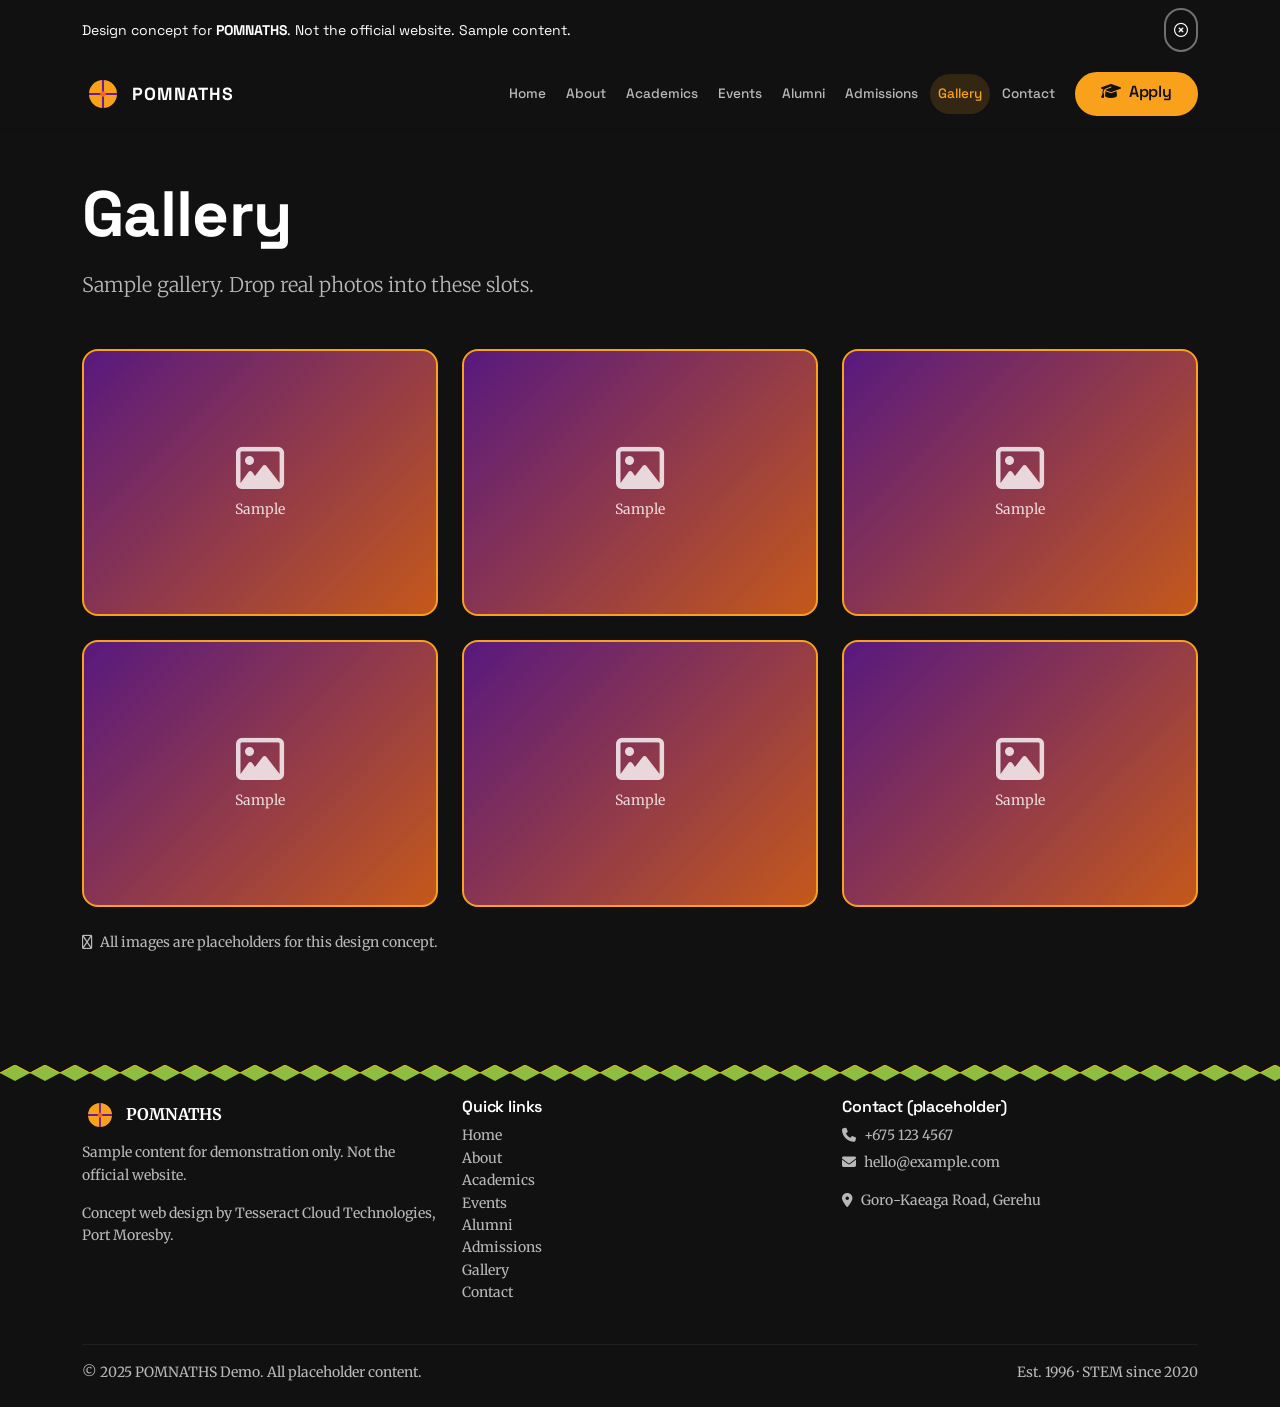
<file: gallery.html>
<!-- gallery.html -->
<!DOCTYPE html>
<html lang="en">
<head>
  <meta charset="UTF-8">
  <meta name="viewport" content="width=device-width, initial-scale=1.0">
  <title>Gallery | POMNATHS</title>
  <meta name="description" content="Sample gallery of POMNATHS life, STEM, and culture. Placeholder images.">
  <meta property="og:title" content="Gallery – POMNATHS">
  <meta property="og:description" content="Sample gallery. Placeholder images.">
  <meta property="og:type" content="website">
  <meta property="og:url" content="https://example.com/pomnaths/gallery">
  <meta property="og:image" content="https://via.placeholder.com/1200x630?text=Gallery">
  <link rel="icon" href="data:image/svg+xml,%3Csvg xmlns='http://www.w3.org/2000/svg' viewBox='0 0 100 100'%3E%3Ccircle cx='50' cy='50' r='48' fill='%23111111'/%3E%3Ccircle cx='50' cy='50' r='32' fill='%23F9A11B'/%3E%3Cpath d='M50 18 L50 82 M18 50 L82 50' stroke='%236A1B9A' stroke-width='5'/%3E%3C/svg%3E">
  <link rel="preconnect" href="https://fonts.googleapis.com">
  <link rel="preconnect" href="https://fonts.gstatic.com" crossorigin>
  <link href="https://fonts.googleapis.com/css2?family=Space+Grotesk:wght@400;500;600;700&family=Merriweather:ital,wght@0,400;0,700;1,400&display=swap" rel="stylesheet">
  <link href="https://cdn.jsdelivr.net/npm/bootstrap@5.3.3/dist/css/bootstrap.min.css" rel="stylesheet">
  <link rel="stylesheet" href="https://cdnjs.cloudflare.com/ajax/libs/font-awesome/6.5.2/css/all.min.css">
  <link rel="stylesheet" href="style.css">
</head>
<body>
  <a class="skip-link" href="#main">Skip to content</a>

  <div class="demo-bar text-center py-2 px-3" id="demoBar">
    <div class="container d-flex align-items-center justify-content-between flex-wrap gap-2">
      <span class="small mb-0">Design concept for <strong>POMNATHS</strong>. Not the official website. Sample content.</span>
      <button class="btn btn-sm btn-outline-light rounded-pill" id="dismissDemoBar" aria-label="Dismiss demo bar"><i class="fa-regular fa-circle-xmark"></i></button>
    </div>
  </div>

  <nav class="navbar navbar-expand-lg navbar-dark sticky-top shadow-sm" aria-label="Main navigation">
    <div class="container">
      <a class="navbar-brand d-flex align-items-center gap-2" href="index.html">
        <span class="brand-disc" aria-hidden="true"><svg viewBox="0 0 60 60" width="42" height="42"><circle cx="30" cy="30" r="28" fill="#111111"/><circle cx="30" cy="30" r="20" fill="#F9A11B"/><path d="M30 10 L30 50 M10 30 L50 30" stroke="#6A1B9A" stroke-width="3"/><circle cx="30" cy="30" r="4" fill="#F26B1D"/></svg></span>
        <span class="brand-text">POMNATHS</span>
      </a>
      <button class="navbar-toggler" type="button" data-bs-toggle="collapse" data-bs-target="#mainNav" aria-controls="mainNav" aria-expanded="false" aria-label="Toggle navigation"><span class="navbar-toggler-icon"></span></button>
      <div class="collapse navbar-collapse" id="mainNav">
        <ul class="navbar-nav ms-auto mb-2 mb-lg-0 gap-lg-1 align-items-lg-center">
          <li class="nav-item"><a class="nav-link" href="index.html">Home</a></li>
          <li class="nav-item"><a class="nav-link" href="about.html">About</a></li>
          <li class="nav-item"><a class="nav-link" href="academics.html">Academics</a></li>
          <li class="nav-item"><a class="nav-link" href="events.html">Events</a></li>
          <li class="nav-item"><a class="nav-link" href="alumni.html">Alumni</a></li>
          <li class="nav-item"><a class="nav-link" href="admissions.html">Admissions</a></li>
          <li class="nav-item"><a class="nav-link active" aria-current="page" href="gallery.html">Gallery</a></li>
          <li class="nav-item"><a class="nav-link" href="contact.html">Contact</a></li>
          <li class="nav-item ms-lg-2 mt-2 mt-lg-0"><a class="btn btn-gold rounded-pill px-4" href="admissions.html"><i class="fa-solid fa-graduation-cap me-1"></i> Apply</a></li>
        </ul>
      </div>
    </div>
  </nav>

  <main id="main">
    <section class="py-5 section-dark text-light">
      <div class="container">
        <h1 class="display-3 text-white mb-3">Gallery</h1>
        <p class="lead text-light-muted mb-5">Sample gallery. Drop real photos into these slots.</p>

        <div class="row g-4">
          <div class="col-6 col-md-4">
            <div class="gallery-frame"><div class="gallery-inner"><i class="fa-regular fa-image fa-3x"></i><span class="small">Sample</span></div></div>
          </div>
          <div class="col-6 col-md-4">
            <div class="gallery-frame"><div class="gallery-inner"><i class="fa-regular fa-image fa-3x"></i><span class="small">Sample</span></div></div>
          </div>
          <div class="col-6 col-md-4">
            <div class="gallery-frame"><div class="gallery-inner"><i class="fa-regular fa-image fa-3x"></i><span class="small">Sample</span></div></div>
          </div>
          <div class="col-6 col-md-4">
            <div class="gallery-frame"><div class="gallery-inner"><i class="fa-regular fa-image fa-3x"></i><span class="small">Sample</span></div></div>
          </div>
          <div class="col-6 col-md-4">
            <div class="gallery-frame"><div class="gallery-inner"><i class="fa-regular fa-image fa-3x"></i><span class="small">Sample</span></div></div>
          </div>
          <div class="col-6 col-md-4">
            <div class="gallery-frame"><div class="gallery-inner"><i class="fa-regular fa-image fa-3x"></i><span class="small">Sample</span></div></div>
          </div>
        </div>
        <p class="small text-light-muted mt-4"><i class="fa-regular fa-circle-info me-1"></i> All images are placeholders for this design concept.</p>
      </div>
    </section>
  </main>

  <footer class="footer section-dark text-light pt-5 pb-4">
    <div class="pattern-band" aria-hidden="true"></div>
    <div class="container">
      <div class="row g-4">
        <div class="col-md-4">
          <div class="d-flex align-items-center gap-2 mb-2">
            <svg viewBox="0 0 60 60" width="36" height="36"><circle cx="30" cy="30" r="28" fill="#111111"/><circle cx="30" cy="30" r="20" fill="#F9A11B"/><path d="M30 10 L30 50 M10 30 L50 30" stroke="#6A1B9A" stroke-width="3"/><circle cx="30" cy="30" r="4" fill="#F26B1D"/></svg>
            <span class="fw-bold text-white">POMNATHS</span>
          </div>
          <p class="small text-light-muted">Sample content for demonstration only. Not the official website.</p>
          <p class="small text-light-muted">Concept web design by Tesseract Cloud Technologies, Port Moresby.</p>
        </div>
        <div class="col-md-4">
          <h6 class="fw-semibold text-white">Quick links</h6>
          <ul class="list-unstyled small">
            <li><a href="index.html" class="text-light-muted text-decoration-none">Home</a></li>
            <li><a href="about.html" class="text-light-muted text-decoration-none">About</a></li>
            <li><a href="academics.html" class="text-light-muted text-decoration-none">Academics</a></li>
            <li><a href="events.html" class="text-light-muted text-decoration-none">Events</a></li>
            <li><a href="alumni.html" class="text-light-muted text-decoration-none">Alumni</a></li>
            <li><a href="admissions.html" class="text-light-muted text-decoration-none">Admissions</a></li>
            <li><a href="gallery.html" class="text-light-muted text-decoration-none">Gallery</a></li>
            <li><a href="contact.html" class="text-light-muted text-decoration-none">Contact</a></li>
          </ul>
        </div>
        <div class="col-md-4">
          <h6 class="fw-semibold text-white">Contact (placeholder)</h6>
          <p class="small text-light-muted mb-1"><i class="fa-solid fa-phone me-2"></i>+675 123 4567</p>
          <p class="small text-light-muted"><i class="fa-solid fa-envelope me-2"></i>hello@example.com</p>
          <p class="small text-light-muted"><i class="fa-solid fa-location-dot me-2"></i>Goro-Kaeaga Road, Gerehu</p>
        </div>
      </div>
      <hr class="border-light opacity-25 mt-4">
      <div class="d-flex flex-wrap justify-content-between align-items-center small text-light-muted">
        <span>© 2025 POMNATHS Demo. All placeholder content.</span>
        <span>Est. 1996 · STEM since 2020</span>
      </div>
    </div>
  </footer>

  <div class="mobile-action-bar d-block d-sm-none fixed-bottom bg-white border-top shadow-sm py-2">
    <div class="container d-flex justify-content-around">
      <a href="admissions.html" class="btn btn-gold rounded-pill px-3 py-2" aria-label="Apply"><i class="fa-solid fa-graduation-cap me-1"></i> Apply</a>
      <a href="https://wa.me/67512345678?text=Hello%20POMNATHS%20demo" class="btn btn-success rounded-pill px-3 py-2" aria-label="WhatsApp us"><i class="fa-brands fa-whatsapp me-1"></i> WhatsApp</a>
    </div>
  </div>

  <script src="https://cdn.jsdelivr.net/npm/bootstrap@5.3.3/dist/js/bootstrap.bundle.min.js"></script>
  <script src="main.js"></script>
</body>
</html>
</file>
<file: style.css>
/* style.css */
:root {
  --sun-gold: #F9A11B;
  --flame-orange: #F26B1D;
  --royal-purple: #6A1B9A;
  --black: #111111;
  --cultural-green: #8DBE3F;
  --motif-yellow: #E7C21A;
  --white: #FFFFFF;
  --cream: #FBF7EE;
  --text-muted: #5C5C5C;
  --text-light-muted: rgba(255,255,255,0.7);
  --shadow-soft: 0 8px 24px rgba(17,17,17,0.08);
  --radius: 16px;
}

*, *::before, *::after { box-sizing: border-box; }
html, body { overflow-x: clip; }

body {
  font-family: 'Merriweather', Georgia, serif;
  background: var(--white);
  color: var(--black);
  margin: 0;
  padding-bottom: 70px;
  font-size: 16px;
  line-height: 1.6;
}
@media (min-width: 576px) { body { padding-bottom: 0; } }

h1, h2, h3, h4, h5, h6, .display-3, .display-5, .navbar-brand, .btn {
  font-family: 'Space Grotesk', system-ui, sans-serif;
  font-weight: 700;
  color: var(--black);
  letter-spacing: -0.01em;
}

img, svg, video { max-width: 100%; height: auto; }
.row > *, .d-flex > *, .col, [class*="col-"] { min-width: 0; }

a { color: var(--royal-purple); }
a:hover { color: var(--flame-orange); }

.text-gold { color: var(--sun-gold) !important; }
.text-purple { color: var(--royal-purple) !important; }
.text-light-muted { color: var(--text-light-muted) !important; }
.text-muted-soft { color: var(--text-muted) !important; }
.bg-ink { background-color: var(--black) !important; }
.section-cream { background: var(--cream); }
.section-dark { background: var(--black); }
.section-purple { background: var(--royal-purple); }
.border-light { border-color: rgba(255,255,255,0.25) !important; }

.skip-link {
  position: absolute; top: -100px; left: 0;
  background: var(--sun-gold); color: var(--black);
  padding: 12px 24px; z-index: 2000;
  text-decoration: none; border-radius: 0 0 8px 0;
  font-family: 'Space Grotesk', sans-serif; font-weight: 700;
}
.skip-link:focus { top: 0; }

/* Demo bar */
.demo-bar { background: var(--black); color: var(--white); font-family: 'Space Grotesk', sans-serif; }
.demo-bar .btn-outline-light { border-color: rgba(255,255,255,0.4); color: var(--white); }

/* Navbar */
.navbar { background: var(--black); }
.navbar-brand .brand-text { font-family: 'Space Grotesk', sans-serif; font-weight: 700; font-size: 1.1rem; color: var(--white); letter-spacing: 0.06em; }
.navbar .nav-link { font-family: 'Space Grotesk', sans-serif; font-weight: 500; padding: 0.6rem 0.7rem; border-radius: 40px; color: var(--text-light-muted) !important; font-size: 0.85rem; }
.navbar .nav-link.active { background: rgba(249,161,27,0.15); color: var(--sun-gold) !important; }
.navbar .nav-link:hover { color: var(--sun-gold) !important; }

/* Buttons */
.btn { font-weight: 600; min-height: 44px; border-radius: 40px; transition: transform .18s ease, box-shadow .18s ease, background .18s ease; }
.btn-gold { background: var(--sun-gold); color: var(--black); border: 2px solid var(--sun-gold); }
.btn-gold:hover, .btn-gold:focus { background: var(--flame-orange); border-color: var(--flame-orange); color: var(--black); transform: translateY(-2px); box-shadow: 0 6px 18px rgba(249,161,27,0.4); }
.btn-purple { background: var(--royal-purple); color: var(--white); border: 2px solid var(--royal-purple); }
.btn-purple:hover, .btn-purple:focus { background: #4e1472; border-color: #4e1472; color: var(--white); transform: translateY(-2px); box-shadow: 0 6px 18px rgba(106,27,154,0.4); }
.btn-outline-light { background: transparent; color: var(--white); border: 2px solid rgba(255,255,255,0.6); }
.btn-outline-light:hover, .btn-outline-light:focus { background: var(--white); color: var(--black); }
.btn-outline-dark { background: transparent; color: var(--black); border: 2px solid var(--black); }
.btn-outline-dark:hover, .btn-outline-dark:focus { background: var(--black); color: var(--white); }

/* Badge */
.badge-purple {
  display: inline-block;
  background: var(--royal-purple); color: var(--white);
  padding: 0.4rem 1rem; border-radius: 40px;
  font-family: 'Space Grotesk', sans-serif; font-size: 0.72rem;
  font-weight: 600; letter-spacing: 0.08em; text-transform: uppercase;
}

/* Hero */
.hero { background: var(--black); position: relative; overflow: hidden; }
.formula-float { position: absolute; inset: 0; pointer-events: none; overflow: clip; z-index: 0; }
.formula-glyph {
  position: absolute;
  font-family: 'Space Grotesk', sans-serif;
  color: rgba(249,161,27,0.06);
  font-size: 2.4rem; font-weight: 700;
  user-select: none;
  animation: floatGlyph 8s ease-in-out infinite;
}
@keyframes floatGlyph {
  0%, 100% { transform: translateY(0); }
  50% { transform: translateY(-12px); }
}

.sun-disc-wrap { display: flex; justify-content: center; align-items: center; padding: 1.5rem; }
.sun-disc { width: clamp(220px, 40vw, 400px); height: auto; }
.sun-disc .quadrant { transform-origin: 200px 200px; opacity: 0; animation: quadSnap 0.8s cubic-bezier(.2,.7,.2,1) forwards; }
.sun-disc .q1 { animation-delay: 0.1s; }
.sun-disc .q2 { animation-delay: 0.25s; }
.sun-disc .q3 { animation-delay: 0.4s; }
.sun-disc .q4 { animation-delay: 0.55s; }
@keyframes quadSnap {
  0% { opacity: 0; transform: rotate(-90deg) scale(0.6); }
  100% { opacity: 1; transform: rotate(0) scale(1); }
}

.circuit-divider {
  height: 40px; position: relative; overflow: hidden;
  background: var(--black);
}
.circuit-divider::before {
  content: ''; position: absolute; inset: 0;
  background-image:
    linear-gradient(90deg, transparent 0 8%, var(--sun-gold) 8% 8.5%, transparent 8.5% 16%),
    linear-gradient(90deg, transparent 0 22%, var(--royal-purple) 22% 22.5%, transparent 22.5% 30%),
    linear-gradient(90deg, transparent 0 38%, var(--sun-gold) 38% 38.5%, transparent 38.5% 46%),
    linear-gradient(90deg, transparent 0 54%, var(--royal-purple) 54% 54.5%, transparent 54.5% 62%),
    linear-gradient(90deg, transparent 0 70%, var(--sun-gold) 70% 70.5%, transparent 70.5% 78%),
    linear-gradient(90deg, transparent 0 86%, var(--royal-purple) 86% 86.5%, transparent 86.5% 94%);
  background-size: 100% 2px;
  background-repeat: no-repeat;
  background-position: center;
  opacity: 0.35;
}

/* Formula marquee */
.formula-marquee { background: var(--sun-gold); color: var(--black); overflow: hidden; }
.formula-track { display: flex; align-items: center; width: max-content; animation: marquee 24s linear infinite; }
.formula-marquee:hover .formula-track { animation-play-state: paused; }
.formula-item { font-family: 'Space Grotesk', sans-serif; font-size: 1rem; font-weight: 600; letter-spacing: 0.05em; }
.formula-dot { font-size: 1.2rem; opacity: 0.6; }
@keyframes marquee { from { transform: translateX(0); } to { transform: translateX(-50%); } }

/* Pillars */
.pillar-card, .stem-card, .academic-card, .portal-card, .hahenamo-card, .detail-panel, .principal-card {
  background: var(--white);
  border: 1px solid rgba(17,17,17,0.08);
  border-radius: var(--radius);
  box-shadow: var(--shadow-soft);
}
.section-dark .pillar-card, .section-dark .stem-card, .section-dark .academic-card {
  background: #1a1a1a; border-color: rgba(255,255,255,0.1);
}
.pillar-icon {
  display: inline-flex; align-items: center; justify-content: center;
  width: 56px; height: 56px; border-radius: 50%;
  background: rgba(249,161,27,0.15); color: var(--sun-gold);
  font-size: 1.5rem;
}
.stem-icon {
  display: inline-flex; align-items: center; justify-content: center;
  width: 56px; height: 56px; border-radius: 16px;
  background: rgba(249,161,27,0.15); color: var(--sun-gold);
  font-size: 1.5rem;
}

/* Countdown */
.countdown-wrap { display: flex; justify-content: center; gap: 0.8rem; flex-wrap: wrap; }
.countdown-box {
  background: rgba(255,255,255,0.1);
  border: 1px solid rgba(249,161,27,0.4);
  border-radius: 12px;
  padding: 0.8rem 1rem;
  min-width: 74px;
  text-align: center;
}
.countdown-num { display: block; font-family: 'Space Grotesk', sans-serif; font-size: 1.8rem; font-weight: 700; color: var(--sun-gold); line-height: 1; }
.countdown-label { display: block; font-family: 'Space Grotesk', sans-serif; font-size: 0.65rem; letter-spacing: 0.15em; text-transform: uppercase; color: var(--text-light-muted); margin-top: 0.3rem; }
.countdown-sm .countdown-box { padding: 0.5rem 0.7rem; min-width: 60px; }
.countdown-sm .countdown-num { font-size: 1.3rem; }

/* Pattern band (footer) */
.pattern-band {
  height: 16px;
  background-image: url("data:image/svg+xml,%3Csvg xmlns='http://www.w3.org/2000/svg' width='60' height='16' viewBox='0 0 60 16'%3E%3Cpath d='M0 8 L15 0 L30 8 L45 0 L60 8 L45 16 L30 8 L15 16 Z' fill='%238DBE3F'/%3E%3Cpath d='M0 8 L15 0 L30 8 L45 0 L60 8' stroke='%23E7C21A' stroke-width='1' fill='none'/%3E%3C/svg%3E");
  background-repeat: repeat-x;
  background-size: 60px 16px;
  margin-bottom: 1rem;
}

/* Calendar */
.calendar-grid { display: grid; grid-template-columns: repeat(7, 1fr); gap: 4px; }
.calendar-day {
  aspect-ratio: 1;
  display: flex; flex-direction: column;
  align-items: center; justify-content: center;
  border-radius: 8px;
  font-family: 'Space Grotesk', sans-serif;
  font-size: 0.85rem;
  background: var(--white);
  border: 1px solid rgba(17,17,17,0.06);
  cursor: pointer;
  position: relative;
  transition: background 0.15s ease;
  min-height: 44px;
}
.calendar-day:hover { background: var(--cream); }
.calendar-day.empty { background: transparent; border: none; cursor: default; }
.calendar-day.has-event { background: rgba(249,161,27,0.1); border-color: var(--sun-gold); }
.calendar-day.has-event .dot {
  width: 6px; height: 6px; border-radius: 50%;
  background: var(--sun-gold); margin-top: 2px;
}
.calendar-day.has-event.cat-Academic .dot { background: var(--royal-purple); }
.calendar-day.has-event.cat-Cultural .dot { background: var(--flame-orange); }
.calendar-day.has-event.cat-Sports .dot { background: var(--cultural-green); }
.calendar-day.has-event.cat-Graduation .dot { background: var(--black); }
.calendar-day.selected { background: var(--royal-purple); color: var(--white); }
.calendar-day.selected .dot { background: var(--sun-gold); }

.calendar-weekday { font-family: 'Space Grotesk', sans-serif; font-size: 0.7rem; text-transform: uppercase; letter-spacing: 0.08em; color: var(--text-muted); text-align: center; padding: 0.4rem 0; }

.filter-chip {
  background: transparent; border: 2px solid rgba(17,17,17,0.15);
  color: var(--black); border-radius: 40px;
  padding: 0.4rem 1rem; font-family: 'Space Grotesk', sans-serif;
  font-size: 0.75rem; font-weight: 600; letter-spacing: 0.04em;
}
.filter-chip.active, .filter-chip:hover { background: var(--sun-gold); border-color: var(--sun-gold); color: var(--black); }

/* Agenda */
.agenda-item {
  background: var(--white); border: 1px solid rgba(17,17,17,0.08);
  border-radius: 12px; padding: 0.9rem 1rem; margin-bottom: 0.6rem;
  display: flex; justify-content: space-between; align-items: center;
  gap: 0.6rem;
}
.agenda-date { font-family: 'Space Grotesk', sans-serif; font-weight: 700; font-size: 0.8rem; color: var(--royal-purple); min-width: 60px; }
.agenda-title { font-family: 'Space Grotesk', sans-serif; font-weight: 600; font-size: 0.9rem; }
.agenda-cat { font-size: 0.7rem; text-transform: uppercase; letter-spacing: 0.06em; color: var(--text-muted); }

/* Admissions steps */
.admissions-step .step-num {
  flex-shrink: 0;
  width: 44px; height: 44px; border-radius: 50%;
  background: var(--sun-gold); color: var(--black);
  font-family: 'Space Grotesk', sans-serif; font-weight: 700;
  display: flex; align-items: center; justify-content: center;
  font-size: 1.1rem;
}

/* Alumni */
.alumni-card {
  background: var(--white); border: 1px solid rgba(17,17,17,0.08);
  border-radius: var(--radius); padding: 1.2rem; height: 100%;
}
.alumni-avatar {
  width: 48px; height: 48px; border-radius: 50%;
  background: var(--royal-purple); color: var(--white);
  font-family: 'Space Grotesk', sans-serif; font-weight: 700;
  display: flex; align-items: center; justify-content: center;
  font-size: 1.1rem; margin-bottom: 0.6rem;
}

/* Gallery */
.gallery-frame {
  border-radius: var(--radius); overflow: hidden;
  aspect-ratio: 4 / 3;
  background: linear-gradient(135deg, var(--royal-purple), var(--flame-orange));
  border: 2px solid var(--sun-gold);
  transition: transform 0.3s ease;
}
.gallery-frame:hover { transform: scale(1.02); }
.gallery-inner {
  width: 100%; height: 100%;
  display: flex; flex-direction: column; align-items: center; justify-content: center;
  color: rgba(255,255,255,0.8); gap: 0.4rem;
  background: rgba(17,17,17,0.2);
}

/* Form controls */
.form-control, .form-select {
  background: var(--white); border: 1px solid rgba(17,17,17,0.15);
  color: var(--black); border-radius: 10px; padding: 0.6rem 0.9rem;
  font-family: 'Merriweather', Georgia, serif;
}
.form-control:focus, .form-select:focus {
  background: var(--white); border-color: var(--royal-purple); color: var(--black);
  box-shadow: 0 0 0 3px rgba(106,27,154,0.15);
}

/* Mobile action bar */
.mobile-action-bar { z-index: 1050; }
.mobile-action-bar .btn-success { background: #25D366; border-color: #25D366; color: #fff; }

/* Focus */
:focus-visible { outline: 3px solid var(--sun-gold); outline-offset: 2px; }

/* Reduced motion */
@media (prefers-reduced-motion: reduce) {
  *, *::before, *::after { animation-duration: 0.01ms !important; animation-iteration-count: 1 !important; transition-duration: 0.01ms !important; }
  .formula-track { animation: none; }
  .formula-glyph { animation: none; }
  .sun-disc .quadrant { animation: none; opacity: 1; transform: none; }
}

/* Long words */
p, h1, h2, h3, h4, h5, h6, a, .btn { overflow-wrap: anywhere; }

/* Container safety */
.container-fluid { padding-left: max(12px, env(safe-area-inset-left)); padding-right: max(12px, env(safe-area-inset-right)); }

/* Calendar mobile switch */
@media (max-width: 575.98px) {
  .calendar-wrap { display: none !important; }
}

/* Sun disc clamp safety */
.sun-disc-wrap { max-width: 100%; overflow: hidden; }
</file>
